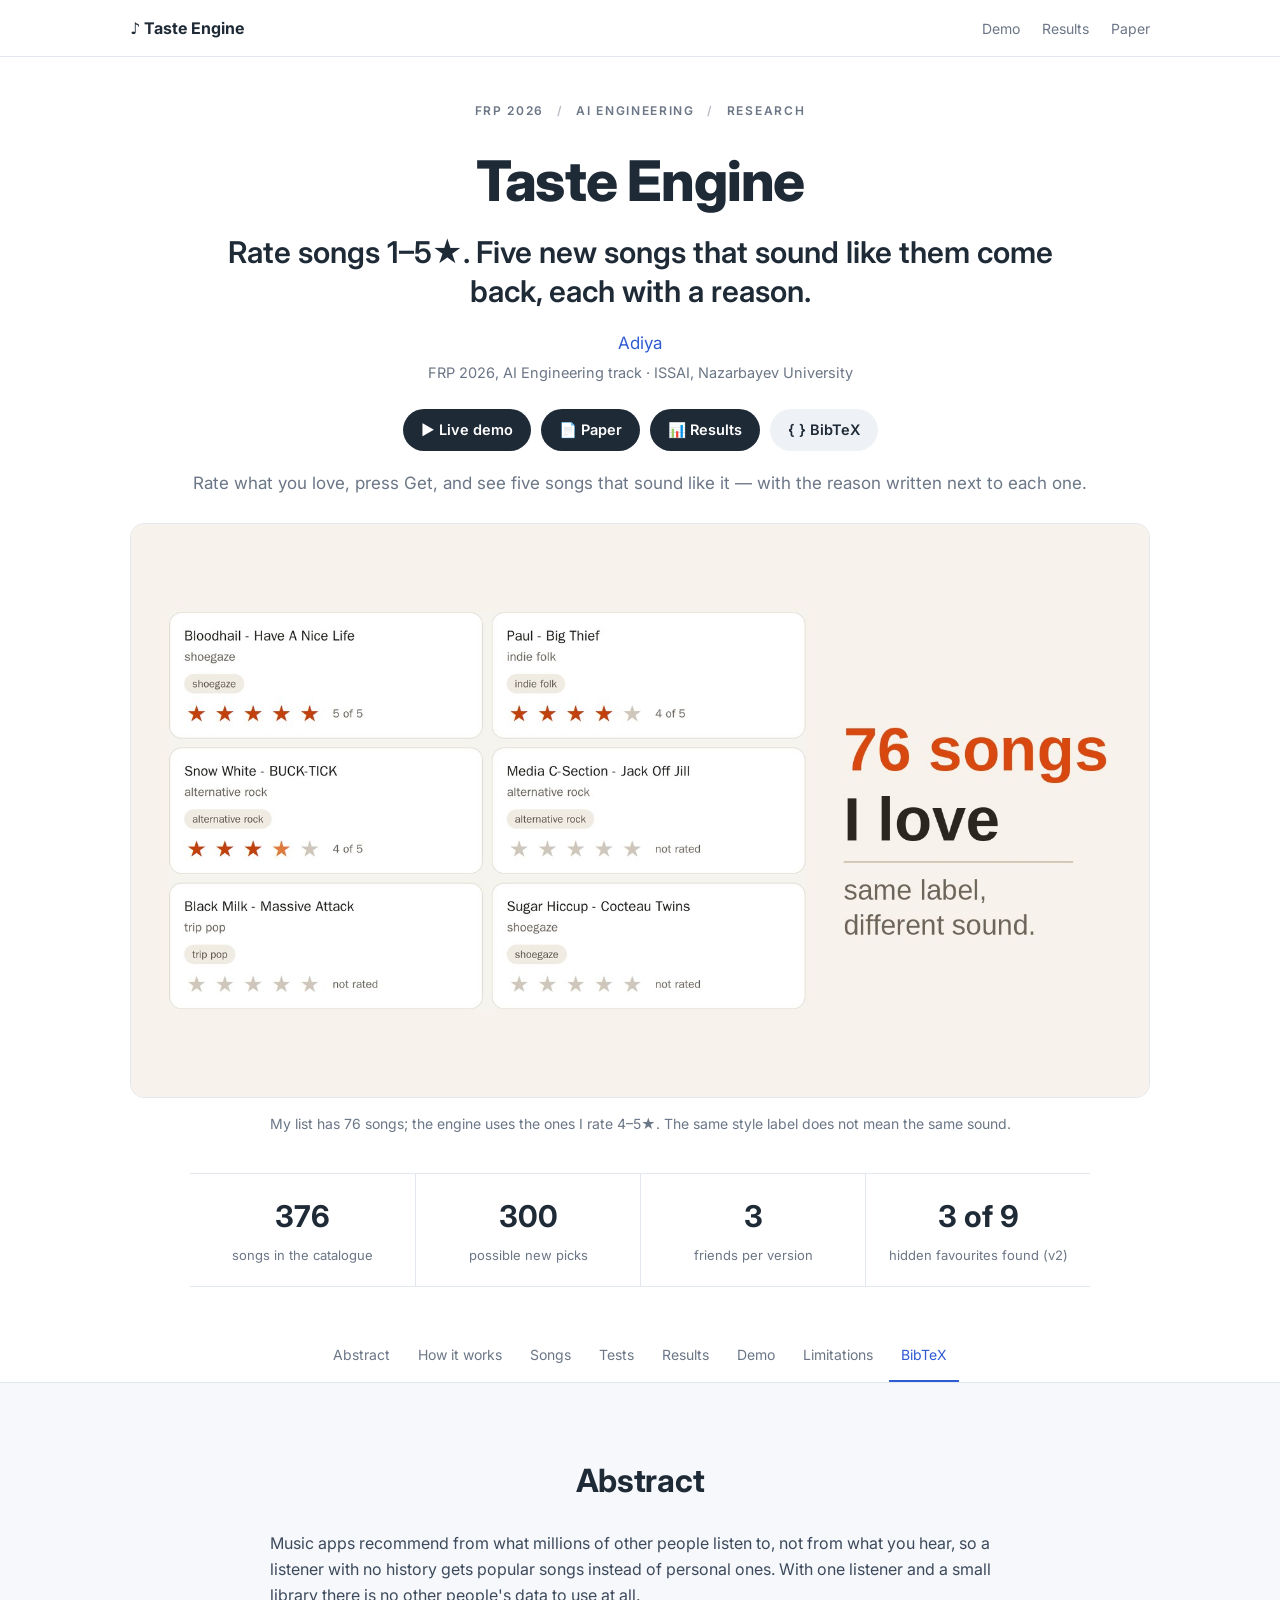
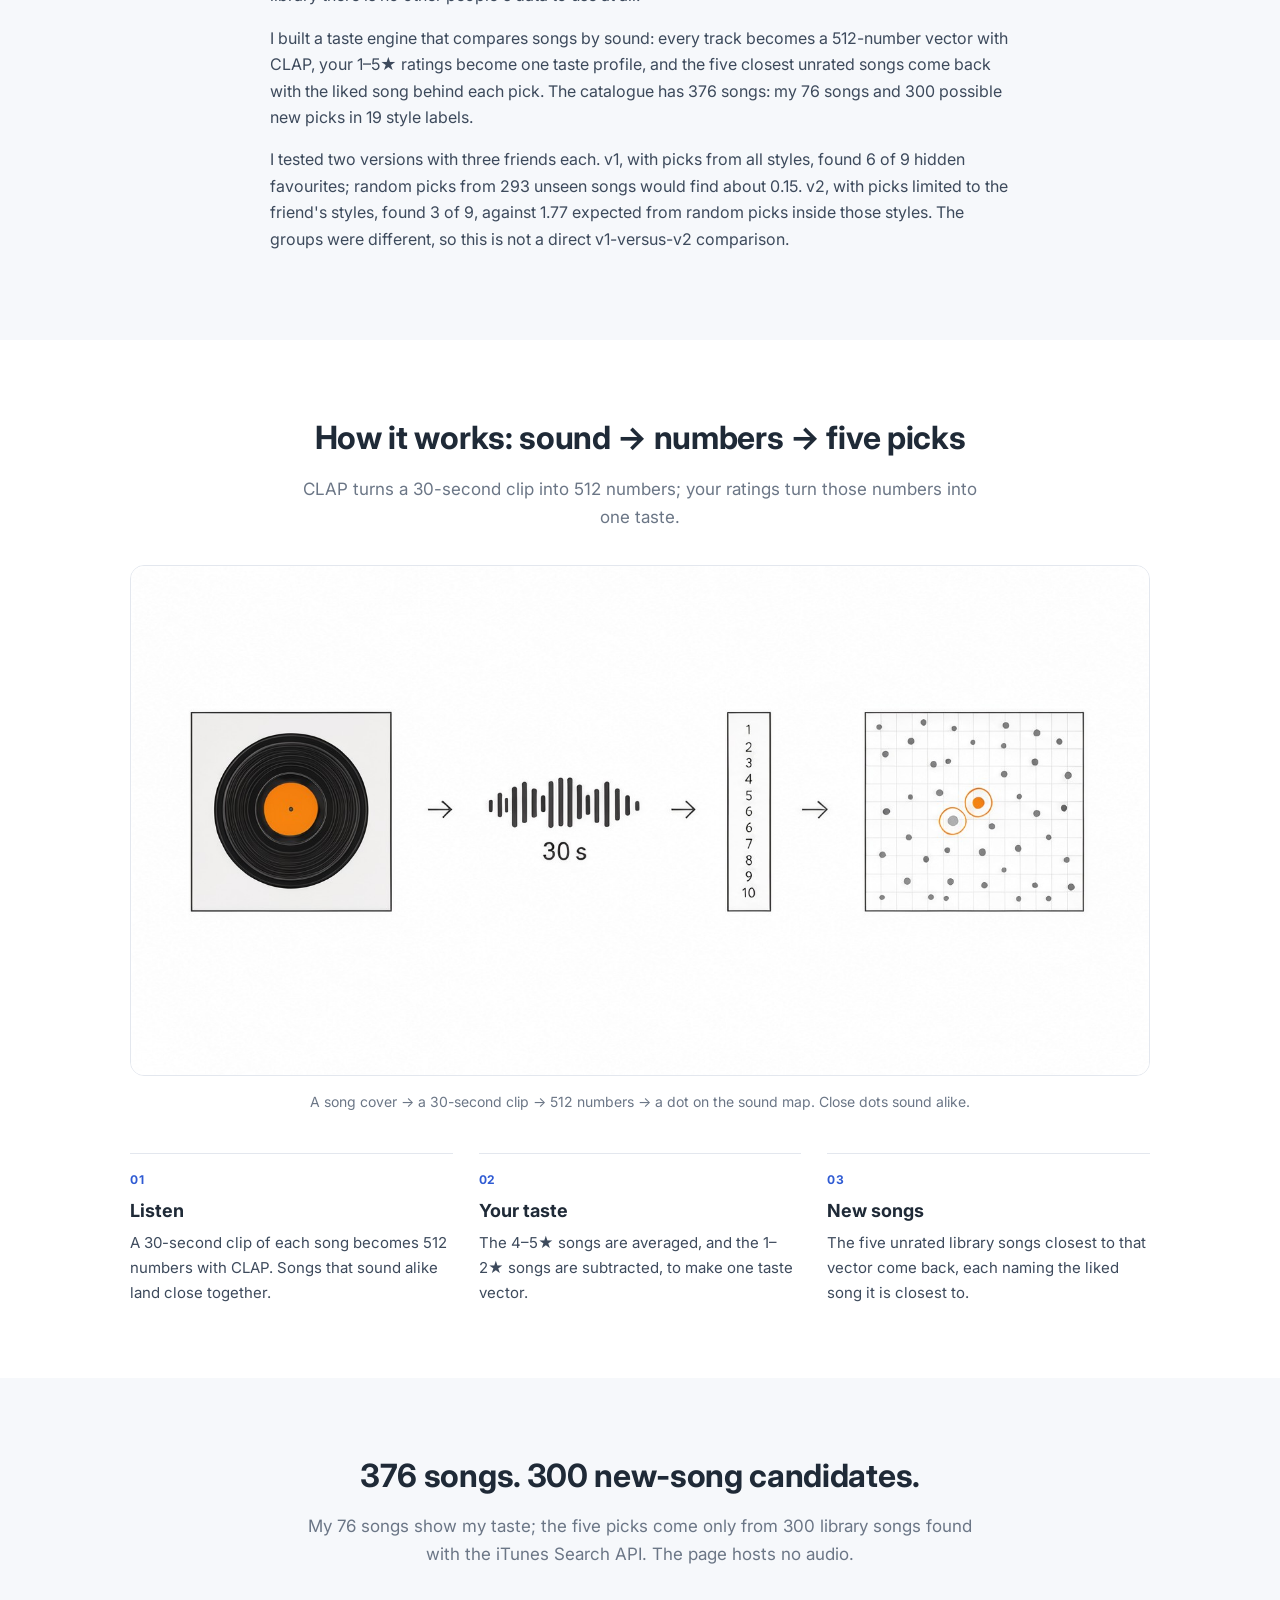
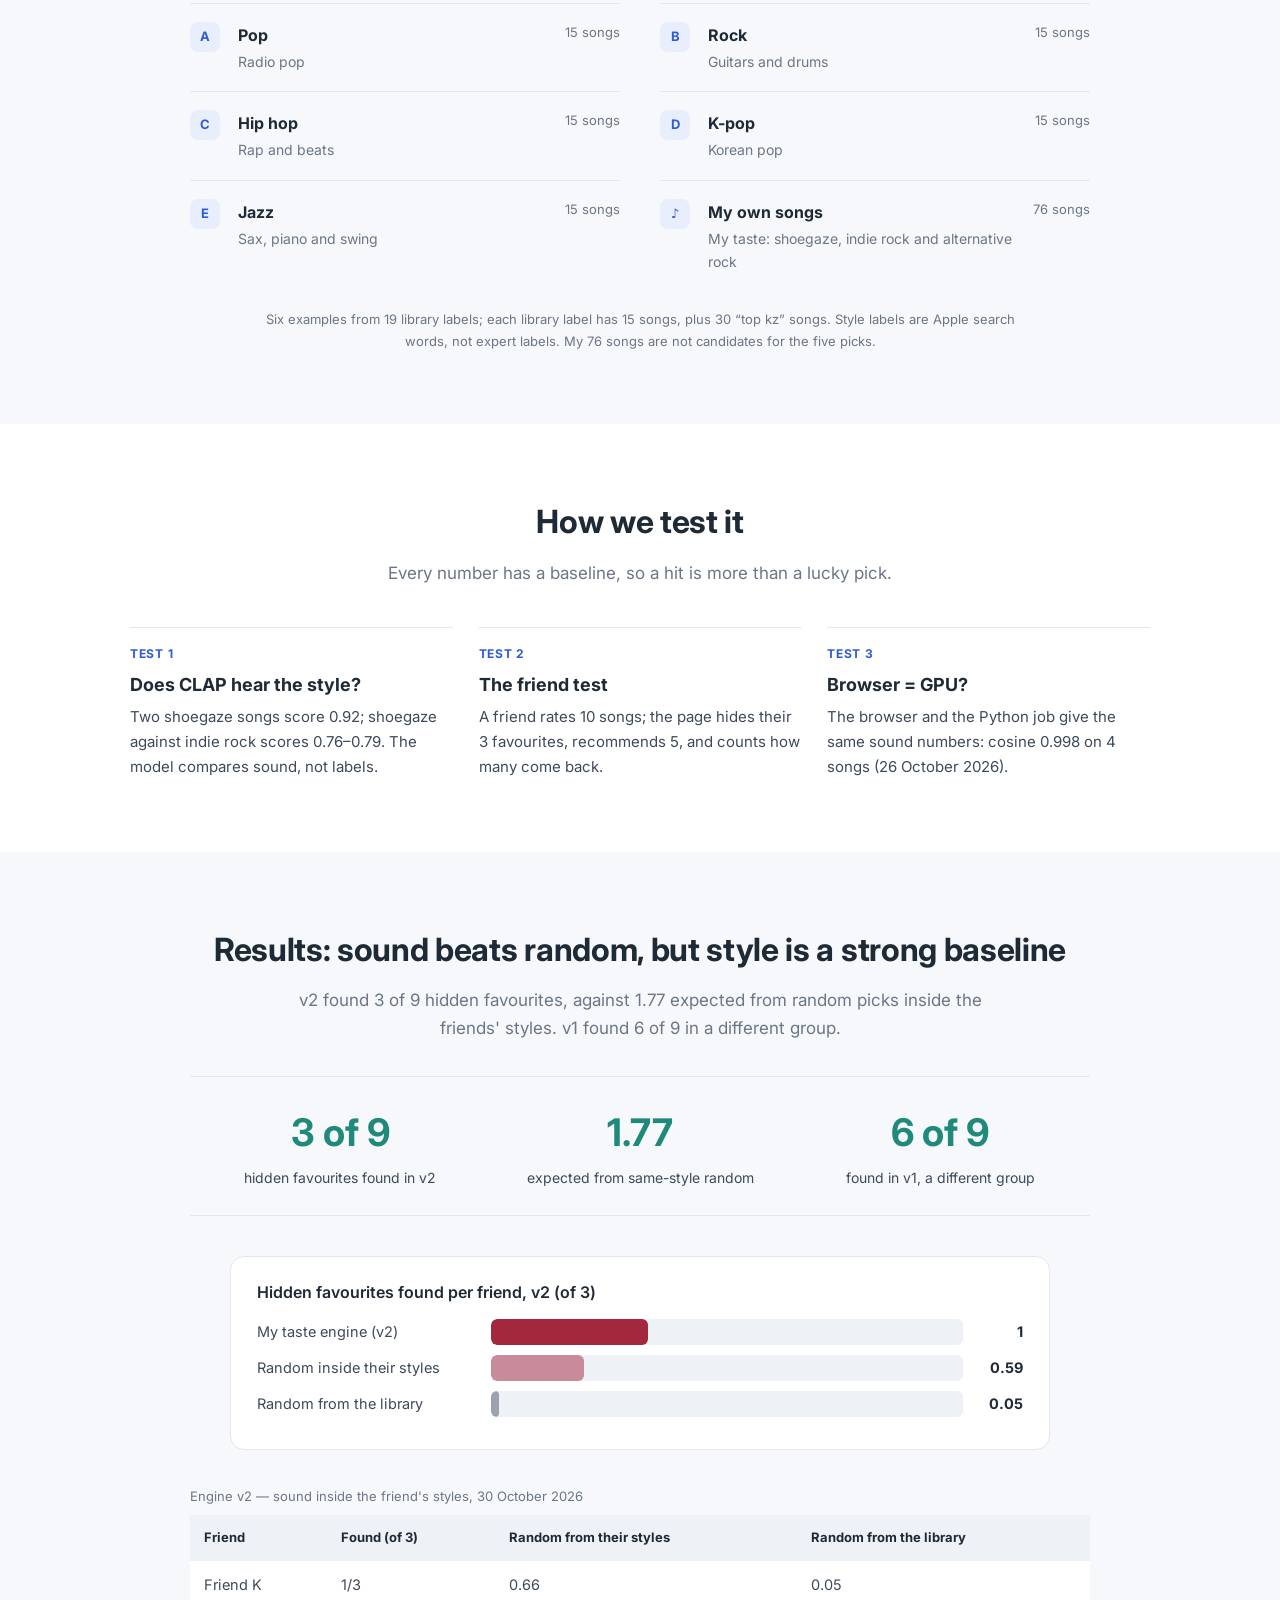
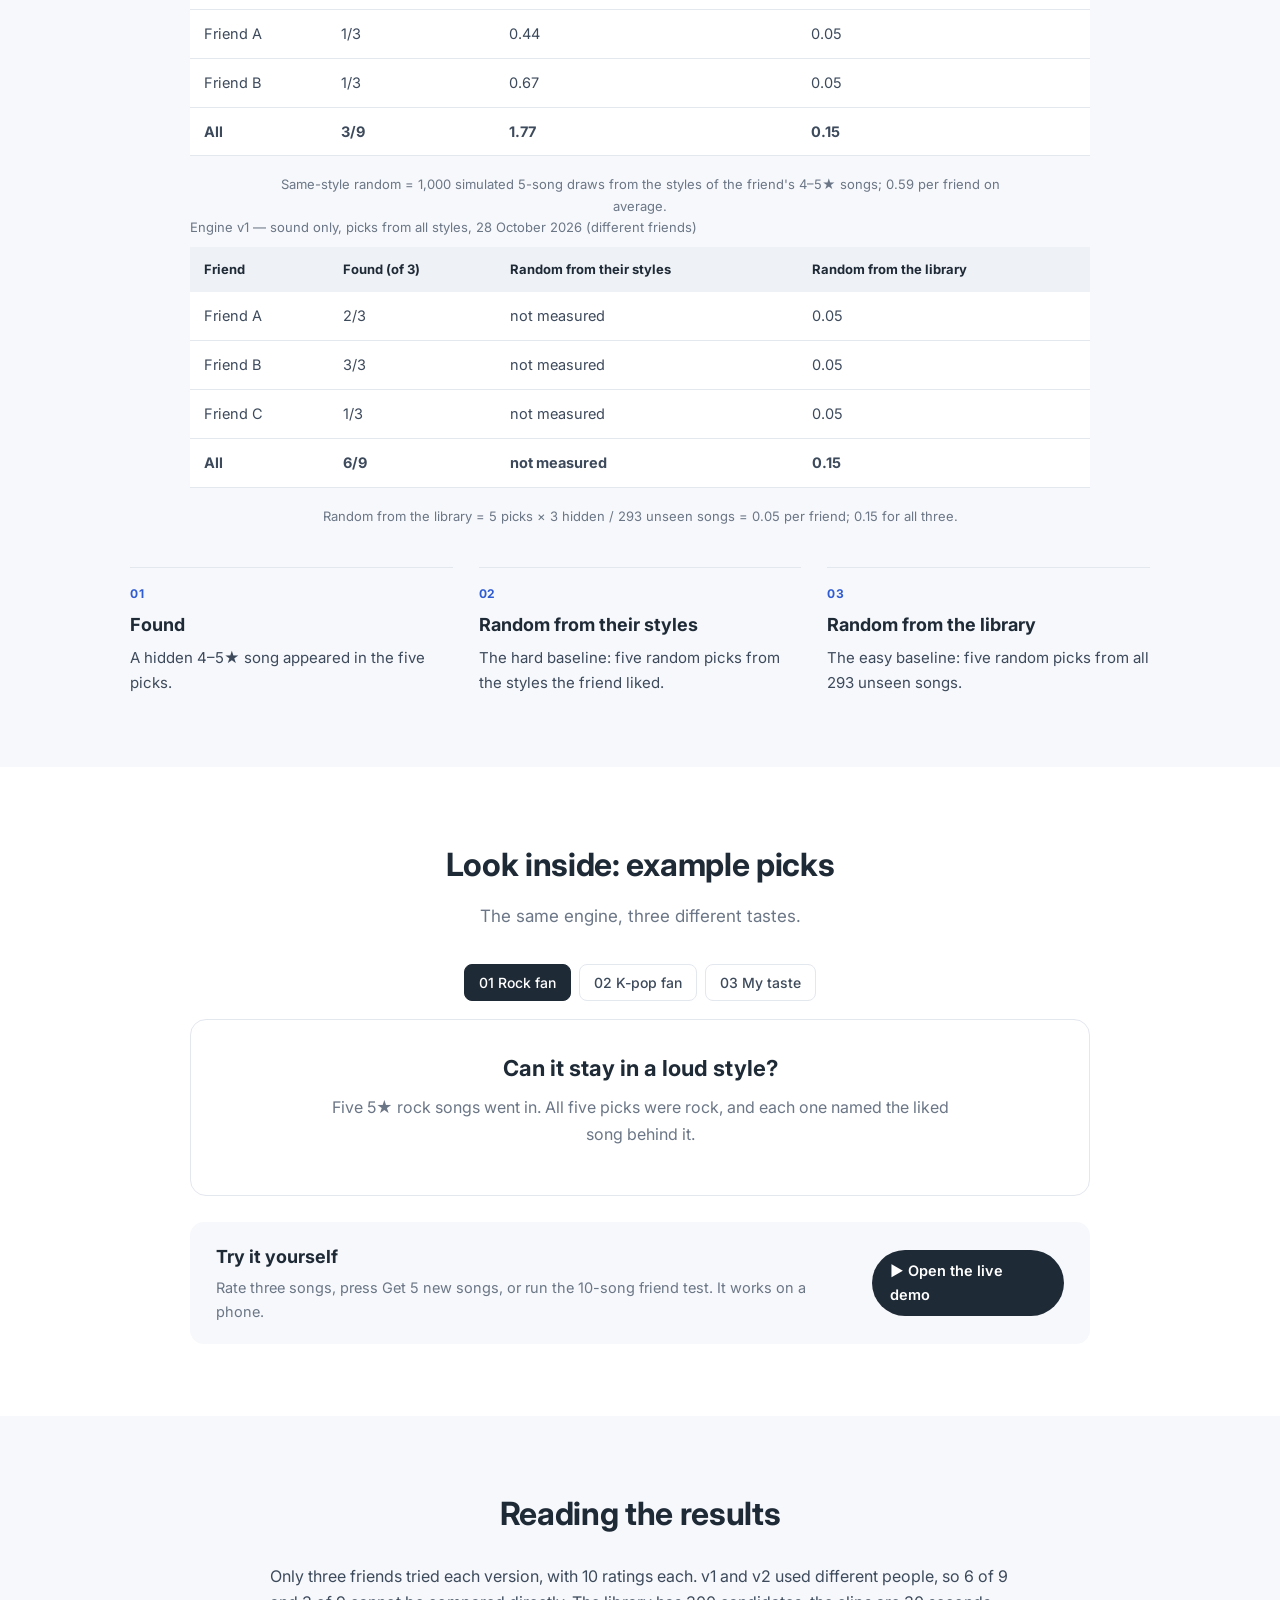
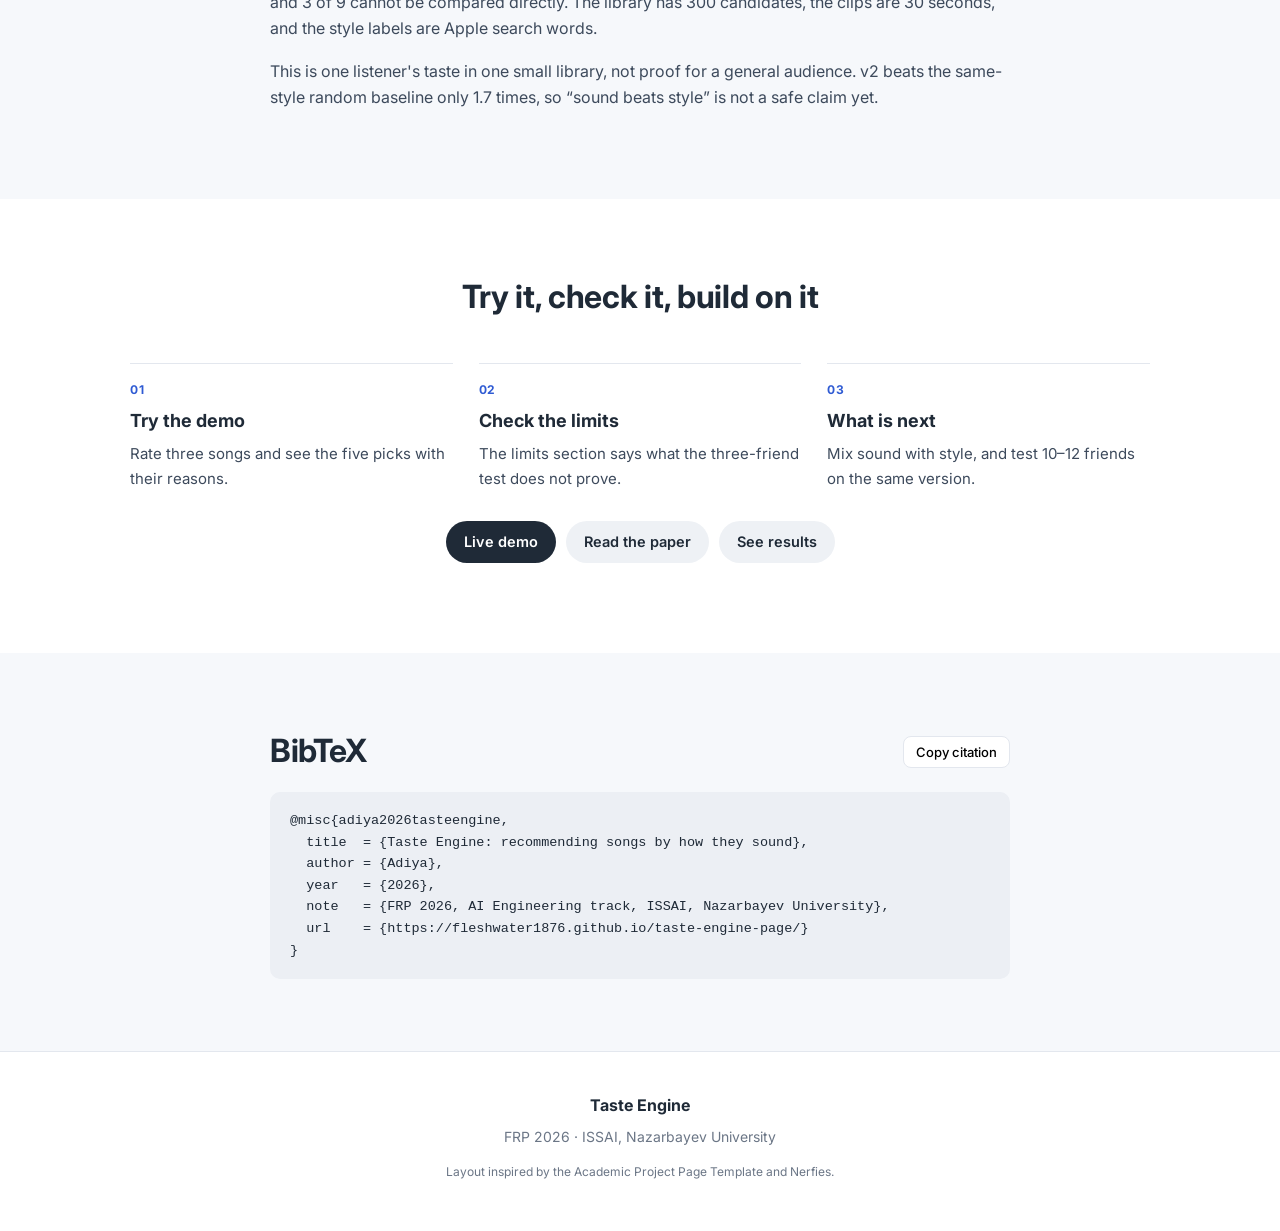
<file: index.html>
<!doctype html>
<!-- Project page for the FRP 2026 taste engine (Adiya).
     Numbers come from results.md and paper_draft.md.
     Public page: no audio files, no real friend names, no keys. -->
<html lang="en">
<head>
<meta charset="utf-8">
<meta name="viewport" content="width=device-width, initial-scale=1">
<title>Taste Engine — FRP 2026</title>
<meta name="description" content="A small music recommender: rate five songs, get five new ones that sound alike, each with one reason.">
<link rel="icon" href="images/favicon.svg" type="image/svg+xml">
<link rel="preconnect" href="https://fonts.googleapis.com">
<link rel="preconnect" href="https://fonts.gstatic.com" crossorigin>
<link href="https://fonts.googleapis.com/css2?family=Inter:wght@400;500;600;700;800&display=swap" rel="stylesheet">
<link rel="stylesheet" href="style.css">
</head>
<body>

<nav class="top">
  <div class="wrap top-in">
    <a class="brand" href="#">♪ Taste Engine</a>
    <div class="top-links"><a href="#demo">Demo</a><a href="#results">Results</a><a href="paper.pdf">Paper</a></div>
  </div>
</nav>

<header class="hero wrap">
  <div class="eyebrow">FRP 2026 <span>/</span> AI Engineering <span>/</span> Research</div>
  <h1>Taste Engine</h1>
  <p class="subtitle">Rate songs 1–5★. Five new songs that sound like them come back, each with a reason.</p>
  <p class="authors"><a href="#abstract">Adiya</a></p>
  <p class="aff">FRP 2026, AI Engineering track · ISSAI, Nazarbayev University</p>
  <div class="buttons">
    <a class="pill" href="demo/">▶ Live demo</a>
    <a class="pill" href="paper.pdf">📄 Paper</a>
    <a class="pill" href="#results">📊 Results</a>
    <a class="pill light" href="#bibtex">{ } BibTeX</a>
  </div>
  <p class="tagline">Rate what you love, press Get, and see five songs that sound like it — with the reason written next to each one.</p>

  <figure class="teaser">
    <img src="images/teaser.jpg" alt="Six song cards with stars, next to 76 songs I love">
    <figcaption>My list has 76 songs; the engine uses the ones I rate 4–5★. The same style label does not mean the same sound.</figcaption>
  </figure>

  <div class="stats">
    <div><b>376</b><span>songs in the catalogue</span></div>
    <div><b>300</b><span>possible new picks</span></div>
    <div><b>3</b><span>friends per version</span></div>
    <div><b>3 of 9</b><span>hidden favourites found (v2)</span></div>
  </div>
</header>

<div class="tabs" id="tabs">
  <div class="wrap tabs-in">
    <a href="#abstract">Abstract</a><a href="#how">How it works</a><a href="#data">Songs</a><a href="#tests">Tests</a>
    <a href="#results">Results</a><a href="#demo">Demo</a><a href="#limits">Limitations</a><a href="#bibtex">BibTeX</a>
  </div>
</div>

<section id="abstract" class="band">
  <div class="narrow">
    <h2>Abstract</h2>
    <p>Music apps recommend from what millions of other people listen to, not from what you hear, so a listener with no history gets popular songs instead of personal ones. With one listener and a small library there is no other people's data to use at all.</p>
    <p>I built a taste engine that compares songs by sound: every track becomes a 512-number vector with CLAP, your 1–5★ ratings become one taste profile, and the five closest unrated songs come back with the liked song behind each pick. The catalogue has 376 songs: my 76 songs and 300 possible new picks in 19 style labels.</p>
    <p>I tested two versions with three friends each. v1, with picks from all styles, found 6 of 9 hidden favourites; random picks from 293 unseen songs would find about 0.15. v2, with picks limited to the friend's styles, found 3 of 9, against 1.77 expected from random picks inside those styles. The groups were different, so this is not a direct v1-versus-v2 comparison.</p>
  </div>
</section>

<section id="how">
  <div class="wrap">
    <h2>How it works: sound → numbers → five picks</h2>
    <p class="lead">CLAP turns a 30-second clip into 512 numbers; your ratings turn those numbers into one taste.</p>
    <figure class="wide">
      <img src="images/overview.jpg" alt="A song cover, a 30-second clip, 512 numbers and a dot on a sound map">
      <figcaption>A song cover → a 30-second clip → 512 numbers → a dot on the sound map. Close dots sound alike.</figcaption>
    </figure>
    <div class="cols3">
      <div class="col"><div class="num">01</div><h3>Listen</h3><p>A 30-second clip of each song becomes 512 numbers with CLAP. Songs that sound alike land close together.</p></div>
      <div class="col"><div class="num">02</div><h3>Your taste</h3><p>The 4–5★ songs are averaged, and the 1–2★ songs are subtracted, to make one taste vector.</p></div>
      <div class="col"><div class="num">03</div><h3>New songs</h3><p>The five unrated library songs closest to that vector come back, each naming the liked song it is closest to.</p></div>
    </div>
  </div>
</section>

<section id="data" class="band">
  <div class="wrap">
    <h2>376 songs. 300 new-song candidates.</h2>
    <p class="lead">My 76 songs show my taste; the five picks come only from 300 library songs found with the iTunes Search API. The page hosts no audio.</p>
    <div class="grid2">
      <div class="cat"><span class="ic">A</span><div><h4>Pop</h4><p>Radio pop</p></div><em>15 songs</em></div>
      <div class="cat"><span class="ic">B</span><div><h4>Rock</h4><p>Guitars and drums</p></div><em>15 songs</em></div>
      <div class="cat"><span class="ic">C</span><div><h4>Hip hop</h4><p>Rap and beats</p></div><em>15 songs</em></div>
      <div class="cat"><span class="ic">D</span><div><h4>K-pop</h4><p>Korean pop</p></div><em>15 songs</em></div>
      <div class="cat"><span class="ic">E</span><div><h4>Jazz</h4><p>Sax, piano and swing</p></div><em>15 songs</em></div>
      <div class="cat"><span class="ic">♪</span><div><h4>My own songs</h4><p>My taste: shoegaze, indie rock and alternative rock</p></div><em>76 songs</em></div>
    </div>
    <p class="note">Six examples from 19 library labels; each library label has 15 songs, plus 30 “top kz” songs. Style labels are Apple search words, not expert labels. My 76 songs are not candidates for the five picks.</p>
  </div>
</section>

<section id="tests">
  <div class="wrap">
    <h2>How we test it</h2>
    <p class="lead">Every number has a baseline, so a hit is more than a lucky pick.</p>
    <div class="cols3">
      <div class="col"><div class="num">TEST 1</div><h3>Does CLAP hear the style?</h3><p>Two shoegaze songs score 0.92; shoegaze against indie rock scores 0.76–0.79. The model compares sound, not labels.</p></div>
      <div class="col"><div class="num">TEST 2</div><h3>The friend test</h3><p>A friend rates 10 songs; the page hides their 3 favourites, recommends 5, and counts how many come back.</p></div>
      <div class="col"><div class="num">TEST 3</div><h3>Browser = GPU?</h3><p>The browser and the Python job give the same sound numbers: cosine 0.998 on 4 songs (26 October 2026).</p></div>
    </div>
  </div>
</section>

<section id="results" class="band">
  <div class="wrap">
    <h2>Results: sound beats random, but style is a strong baseline</h2>
    <p class="lead">v2 found 3 of 9 hidden favourites, against 1.77 expected from random picks inside the friends' styles. v1 found 6 of 9 in a different group.</p>
    <div class="keys">
      <div><b>3 of 9</b><span>hidden favourites found in v2</span></div>
      <div><b>1.77</b><span>expected from same-style random</span></div>
      <div><b>6 of 9</b><span>found in v1, a different group</span></div>
    </div>

    <div class="chart" id="chart" aria-label="Bar chart">
      <div class="chart-title">Hidden favourites found per friend, v2 (of 3)</div>
      <!-- the bars are made from CHART at the bottom of this file -->
    </div>

    <div class="tablewrap">
      <div class="table-cap">Engine v2 — sound inside the friend's styles, 30 October 2026</div>
      <table>
        <thead><tr><th>Friend</th><th>Found (of 3)</th><th>Random from their styles</th><th>Random from the library</th></tr></thead>
        <tbody>
          <tr><td>Friend K</td><td>1/3</td><td>0.66</td><td>0.05</td></tr>
          <tr><td>Friend A</td><td>1/3</td><td>0.44</td><td>0.05</td></tr>
          <tr><td>Friend B</td><td>1/3</td><td>0.67</td><td>0.05</td></tr>
          <tr class="total"><td>All</td><td>3/9</td><td>1.77</td><td>0.15</td></tr>
        </tbody>
      </table>
      <p class="note">Same-style random = 1,000 simulated 5-song draws from the styles of the friend's 4–5★ songs; 0.59 per friend on average.</p>
    </div>

    <div class="tablewrap">
      <div class="table-cap">Engine v1 — sound only, picks from all styles, 28 October 2026 (different friends)</div>
      <table>
        <thead><tr><th>Friend</th><th>Found (of 3)</th><th>Random from their styles</th><th>Random from the library</th></tr></thead>
        <tbody>
          <tr><td>Friend A</td><td>2/3</td><td>not measured</td><td>0.05</td></tr>
          <tr><td>Friend B</td><td>3/3</td><td>not measured</td><td>0.05</td></tr>
          <tr><td>Friend C</td><td>1/3</td><td>not measured</td><td>0.05</td></tr>
          <tr class="total"><td>All</td><td>6/9</td><td>not measured</td><td>0.15</td></tr>
        </tbody>
      </table>
      <p class="note">Random from the library = 5 picks × 3 hidden / 293 unseen songs = 0.05 per friend; 0.15 for all three.</p>
    </div>

    <div class="cols3">
      <div class="col"><div class="num">01</div><h3>Found</h3><p>A hidden 4–5★ song appeared in the five picks.</p></div>
      <div class="col"><div class="num">02</div><h3>Random from their styles</h3><p>The hard baseline: five random picks from the styles the friend liked.</p></div>
      <div class="col"><div class="num">03</div><h3>Random from the library</h3><p>The easy baseline: five random picks from all 293 unseen songs.</p></div>
    </div>
  </div>
</section>

<section id="demo">
  <div class="wrap">
    <h2>Look inside: example picks</h2>
    <p class="lead">The same engine, three different tastes.</p>
    <div class="case-tabs" role="tablist">
      <button class="on" data-case="0">01 Rock fan</button>
      <button data-case="1">02 K-pop fan</button>
      <button data-case="2">03 My taste</button>
    </div>
    <div class="case">
      <div class="case-panel on"><h3>Can it stay in a loud style?</h3><p>Five 5★ rock songs went in. All five picks were rock, and each one named the liked song behind it.</p></div>
      <div class="case-panel"><h3>Does a different style still work?</h3><p>Five 5★ K-pop songs went in. All five picks were K-pop, so the engine was not stuck on one genre.</p></div>
      <div class="case-panel"><h3>What does my own taste look like?</h3><p>My 76 songs include shoegaze and indie rock. With Bloodhail at 5★, the page returned five library songs, each with a reason.</p></div>
    </div>
    <div class="demo-box">
      <div><h3>Try it yourself</h3><p>Rate three songs, press Get 5 new songs, or run the 10-song friend test. It works on a phone.</p></div>
      <a class="pill" href="demo/">▶ Open the live demo</a>
    </div>
  </div>
</section>

<section id="limits" class="band">
  <div class="narrow">
    <h2>Reading the results</h2>
    <p>Only three friends tried each version, with 10 ratings each. v1 and v2 used different people, so 6 of 9 and 3 of 9 cannot be compared directly. The library has 300 candidates, the clips are 30 seconds, and the style labels are Apple search words.</p>
    <p>This is one listener's taste in one small library, not proof for a general audience. v2 beats the same-style random baseline only 1.7 times, so “sound beats style” is not a safe claim yet.</p>
  </div>
</section>

<section id="next">
  <div class="wrap">
    <h2>Try it, check it, build on it</h2>
    <div class="cols3">
      <div class="col"><div class="num">01</div><h3>Try the demo</h3><p>Rate three songs and see the five picks with their reasons.</p></div>
      <div class="col"><div class="num">02</div><h3>Check the limits</h3><p>The limits section says what the three-friend test does not prove.</p></div>
      <div class="col"><div class="num">03</div><h3>What is next</h3><p>Mix sound with style, and test 10–12 friends on the same version.</p></div>
    </div>
    <div class="buttons center"><a class="pill" href="demo/">Live demo</a><a class="pill light" href="paper.pdf">Read the paper</a><a class="pill light" href="#results">See results</a></div>
  </div>
</section>

<section id="bibtex" class="band">
  <div class="narrow">
    <div class="bib-head"><h2>BibTeX</h2><button id="copy">Copy citation</button></div>
<pre id="bib">@misc{adiya2026tasteengine,
  title  = {Taste Engine: recommending songs by how they sound},
  author = {Adiya},
  year   = {2026},
  note   = {FRP 2026, AI Engineering track, ISSAI, Nazarbayev University},
  url    = {https://fleshwater1876.github.io/taste-engine-page/}
}</pre>
  </div>
</section>

<footer>
  <b>Taste Engine</b>
  <p>FRP 2026 · ISSAI, Nazarbayev University</p>
  <p class="small">Layout inspired by the Academic Project Page Template and Nerfies.</p>
</footer>

<script>
// The bar chart: put your numbers here (value = average found per friend, of 3). null = not measured yet (shows X).
const CHART = [
  { label: "My taste engine (v2)", value: 1.0, color: "#A3283D" },
  { label: "Random inside their styles", value: 0.59, color: "#C98B99" },
  { label: "Random from the library", value: 0.05, color: "#9AA3AE" },
];
const MAX = 3;
const chart = document.getElementById("chart");
CHART.forEach(row => {
  const r = document.createElement("div"); r.className = "bar-row";
  const w = row.value === null ? 0 : Math.max(1, 100 * row.value / MAX);
  r.innerHTML = `<span class="bar-label">${row.label}</span>
    <span class="bar-track"><span class="bar" style="width:${w}%;background:${row.color}"></span></span>
    <span class="bar-val">${row.value === null ? "X" : row.value}</span>`;
  chart.appendChild(r);
});

// Example tabs
document.querySelectorAll(".case-tabs button").forEach(b => b.onclick = () => {
  document.querySelectorAll(".case-tabs button").forEach(x => x.classList.toggle("on", x === b));
  document.querySelectorAll(".case-panel").forEach((p, i) => p.classList.toggle("on", i == b.dataset.case));
});

// Copy citation
document.getElementById("copy").onclick = async e => {
  try { await navigator.clipboard.writeText(document.getElementById("bib").innerText); e.target.textContent = "Copied ✓"; }
  catch { e.target.textContent = "Select and copy"; }
};

// Highlight the section in the menu while you scroll
const links = [...document.querySelectorAll(".tabs a")];
const io = new IntersectionObserver(es => es.forEach(en => {
  if (en.isIntersecting) links.forEach(a => a.classList.toggle("on", a.getAttribute("href") === "#" + en.target.id));
}), { rootMargin: "-45% 0px -50% 0px" });
document.querySelectorAll("section[id]").forEach(s => io.observe(s));
</script>
</body>
</html>
</file>
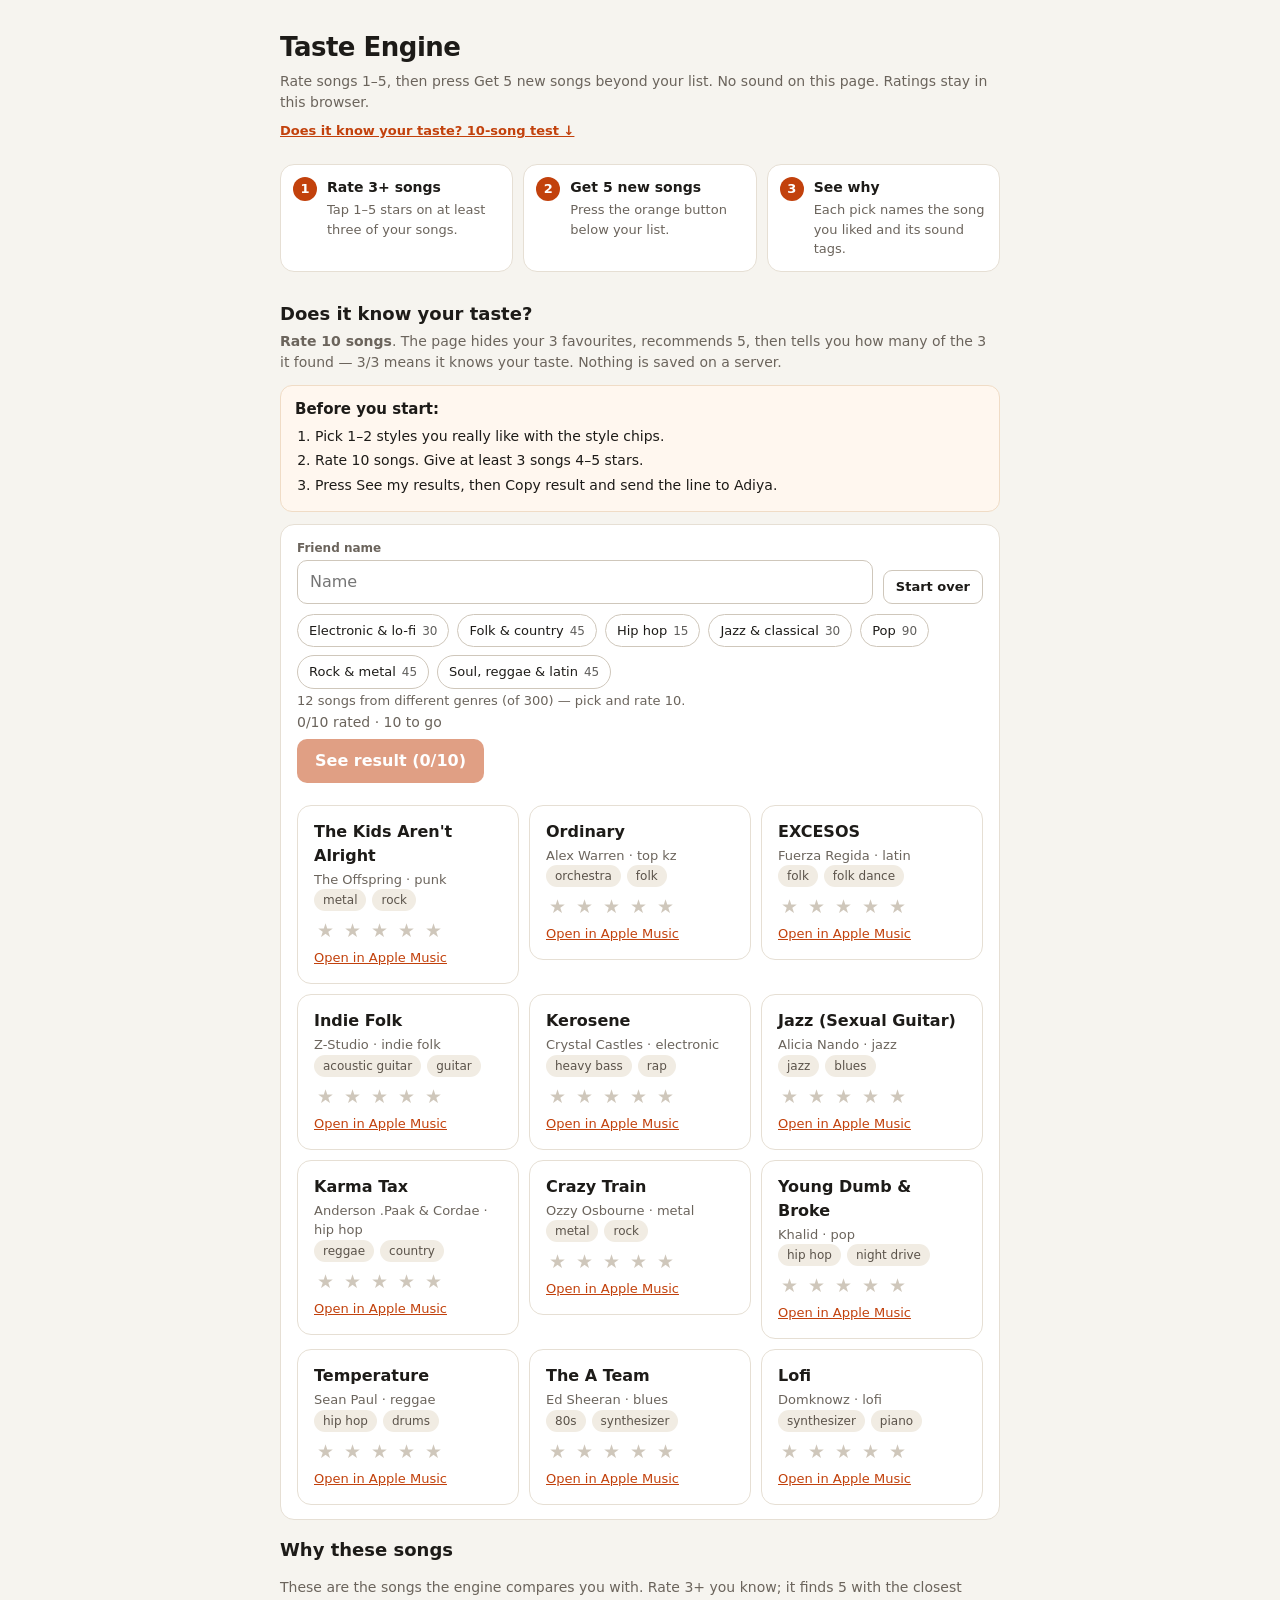
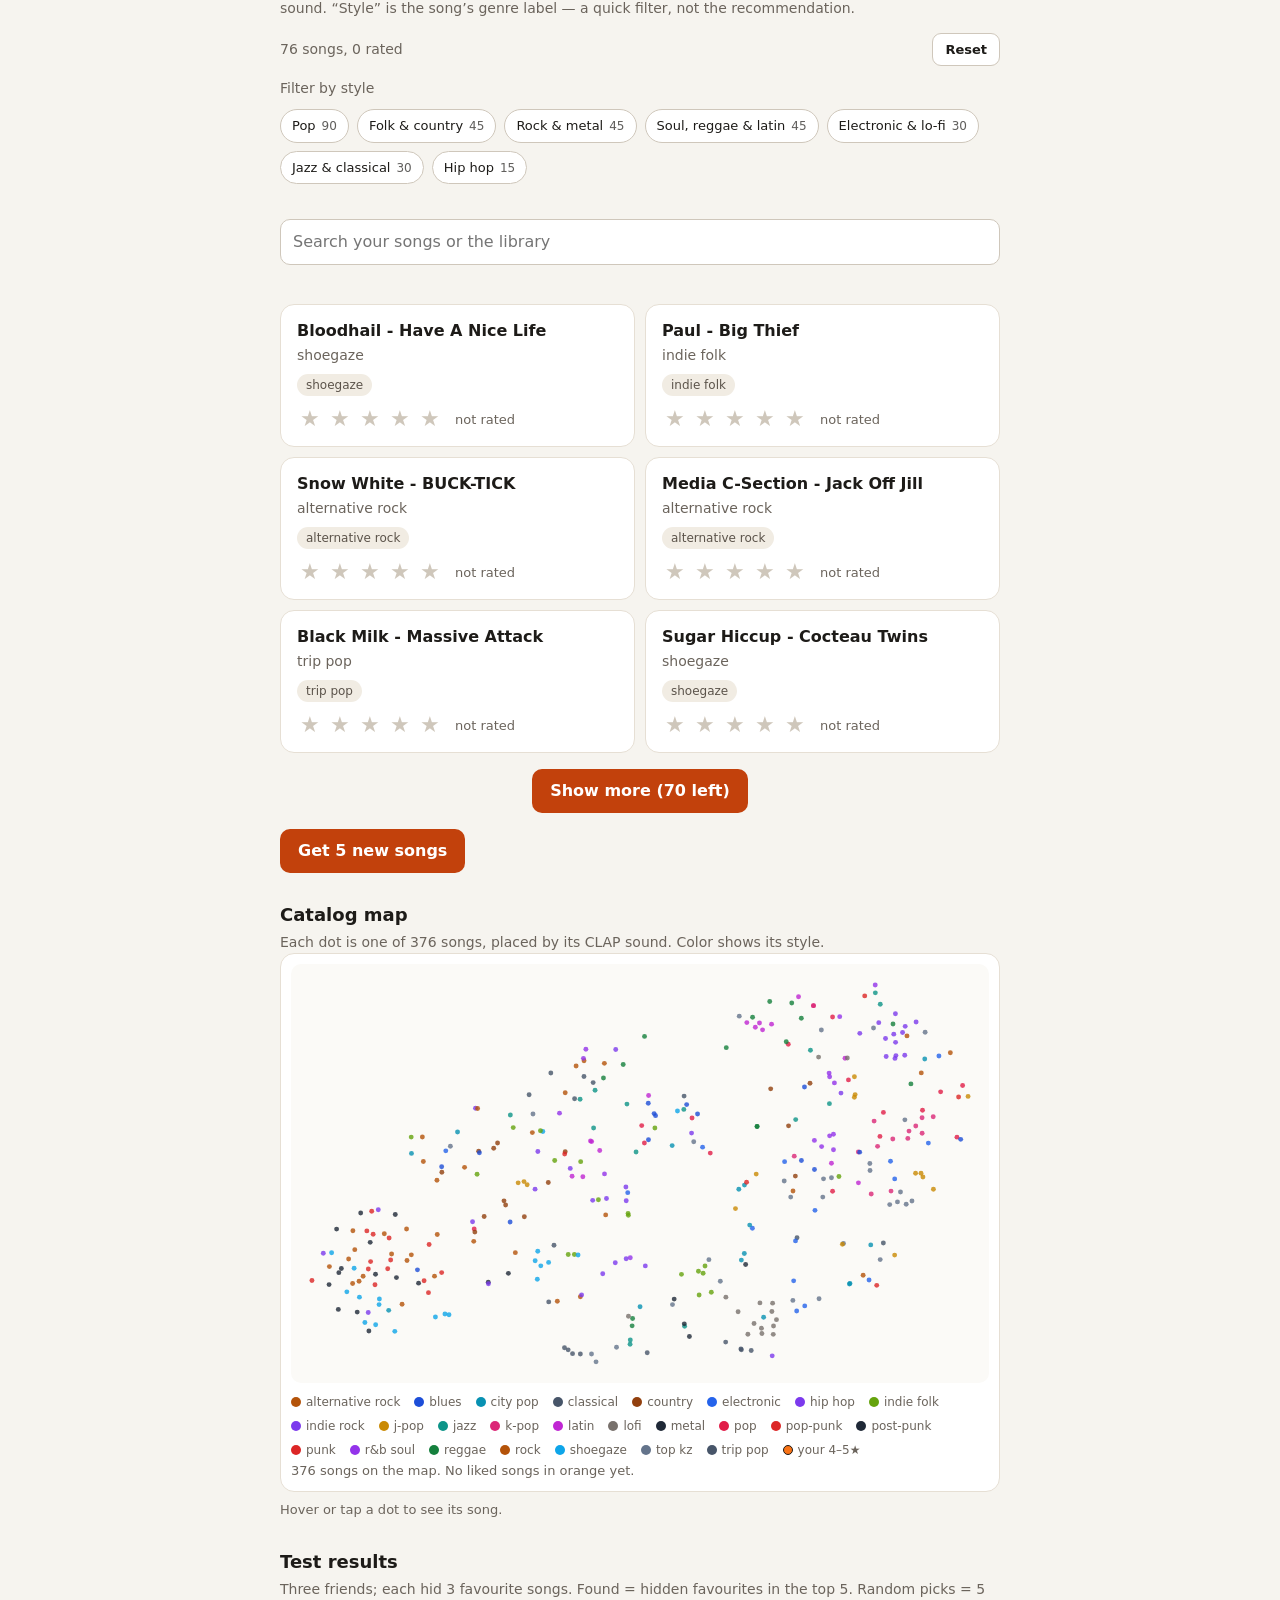
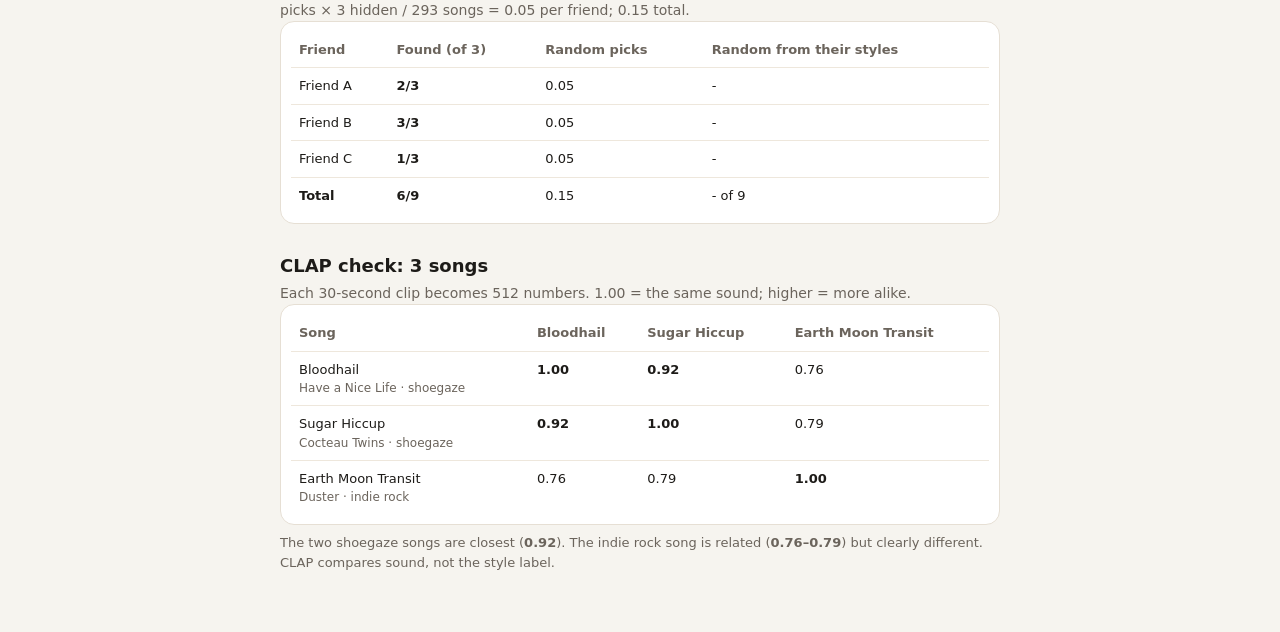
<file: demo/index.html>
<!DOCTYPE html>
<html lang="en">
<head>
<meta charset="utf-8">
<meta name="viewport" content="width=device-width, initial-scale=1">
<title>Taste Engine</title>
<style>
  :root { --bg:#f6f4ef; --ink:#1d1b18; --muted:#6b645c; --card:#fff; --accent:#c2410c; }
  * { box-sizing: border-box; }
  body { margin:0; font:16px/1.5 system-ui, -apple-system, Segoe UI, Roboto, sans-serif; background:var(--bg); color:var(--ink); }
  header { padding:28px 20px 10px; max-width:760px; margin:0 auto; }
  h1 { margin:0 0 4px; font-size:26px; letter-spacing:-0.5px; }
  .sub { color:var(--muted); font-size:14px; }
  .friend-jump { display:inline-block; margin-top:8px; color:var(--accent); font-size:13px; font-weight:600; }
  .steps { counter-reset:step; list-style:none; display:grid; grid-template-columns:repeat(3,minmax(0,1fr)); gap:10px; margin:0 0 16px; padding:0; }
  .steps li { position:relative; background:var(--card); border:1px solid #e6dfd4; border-radius:14px; padding:12px 14px 12px 46px; color:var(--muted); font-size:13px; }
  .steps li::before { counter-increment:step; content:counter(step); position:absolute; left:12px; top:12px; width:24px; height:24px; border-radius:50%; background:var(--accent); color:#fff; font:600 13px/24px system-ui, -apple-system, Segoe UI, Roboto, sans-serif; text-align:center; }
  .steps strong { display:block; color:var(--ink); font-size:14px; margin-bottom:2px; }
  .list-intro { margin:16px 0 6px; }
  .list-top { display:flex; align-items:center; justify-content:space-between; gap:10px; }
  .card-search { margin-top:12px; }
  .card-search input { width:100%; border:1px solid #cfc7bb; background:var(--card); border-radius:10px; padding:10px 12px; font:inherit; }
  .card-search input:focus { outline:2px solid #e07b3c; outline-offset:1px; }
  #style-section { margin:0 0 14px; }
  #style-section h2 { font-size:18px; margin:0 0 2px; }
  .style-picker { display:flex; flex-wrap:wrap; gap:8px; margin-top:10px; }
  .style-chip { background:var(--card); border:1px solid #cfc7bb; border-radius:999px; padding:6px 11px; font:inherit; font-size:13px; color:var(--ink); cursor:pointer; }
  .style-chip:hover:not(:disabled) { border-color:var(--accent); color:var(--accent); }
  .style-chip.on { background:var(--accent); border-color:var(--accent); color:#fff; }
  .style-chip:disabled { opacity:0.45; cursor:default; }
  .style-count { opacity:0.7; margin-left:6px; font-size:12px; }
  #style-note { min-height:21px; }
  #search-note { min-height:21px; }
  #friend-section { margin-top:28px; }
  #friend-section h2 { font-size:18px; margin:0 0 4px; }
  .friend-box { background:var(--card); border:1px solid #e6dfd4; border-radius:14px; padding:14px 16px; }
  .friend-top { display:flex; flex-wrap:wrap; align-items:flex-end; justify-content:space-between; gap:10px; }
  .friend-name { flex:1; min-width:180px; }
  .friend-name label { display:block; color:var(--muted); font-size:12px; font-weight:600; margin-bottom:3px; }
  .friend-input { width:100%; border:1px solid #cfc7bb; background:var(--card); border-radius:10px; padding:9px 12px; font:inherit; }
  .friend-input:focus { outline:2px solid #e07b3c; outline-offset:1px; }
  .friend-search { margin-top:10px; }
  #friend-styles { margin-top:10px; }
  #friend-note { min-height:21px; }
  #friend-progress { min-height:21px; }
  #friend-submit { margin:6px 0 12px; }
  #friend-submit:disabled { opacity:.5; cursor:default; }
  #friend-results ul { margin-top:10px; }
  #friend-results .stars { margin-top:5px; }
  #friend-results .star { font-size:19px; }
  .friend-clear { background:none; border:0; color:var(--muted); font:inherit; font-size:12px; text-decoration:underline; cursor:pointer; padding:2px 4px; }
  .friend-clear:hover { color:var(--accent); }
  #friend-result { margin-top:10px; }
  #friend-result h3 { font-size:17px; margin:8px 0 2px; }
  .friend-hit { font-size:22px; font-weight:700; margin:8px 0 2px; }
  .friend-before { background:#fff7ef; border:1px solid #f0dcc6; border-radius:12px; padding:12px 14px; margin:12px 0; }
  .friend-before strong { display:block; font-size:15px; margin-bottom:6px; }
  .friend-before ol { margin:0; padding-left:20px; font-size:14px; line-height:1.45; }
  .friend-before li { margin:4px 0; }
  .friend-rows { display:grid; gap:6px; margin:10px 0 2px; }
  .friend-row { display:grid; grid-template-columns:minmax(0,1fr) auto 64px; align-items:center; gap:12px;
    background:#fbfaf7; border:1px solid #e6dfd4; border-radius:12px; padding:12px 14px; }
  .friend-row.no-circles { grid-template-columns:minmax(0,1fr) 64px; }
  .friend-row .row-name { font-size:15px; }
  .friend-row .row-value { font-size:20px; text-align:right; }
  .friend-row .row-note { grid-column:1 / -1; font-size:13px; color:var(--muted); margin-top:-2px; }
  .circles { display:flex; gap:6px; }
  .circle { width:24px; height:24px; border-radius:50%; border:2px solid #cfc7bb; background:#fff; }
  .circle.engine { border-color:#e07b3c; }
  .friend-map { margin:14px 0 4px; }
  .friend-map-title { font-weight:600; font-size:15px; margin-bottom:6px; }
  .friend-map svg { width:100%; max-width:340px; height:auto; display:block; background:#fff;
    border:1px solid #e6dfd4; border-radius:12px; }
  .friend-map-legend { display:flex; flex-wrap:wrap; gap:4px 14px; font-size:12px; color:var(--muted); margin-top:6px; }
  .friend-map-legend span { white-space:nowrap; }
  .friend-map-legend i { display:inline-block; width:10px; height:10px; margin:0 5px 0 0; vertical-align:-1px; }
  .friend-map-legend i.dot { border-radius:50%; background:#c9c2b6; }
  .friend-map-legend i.liked { border-radius:50%; background:#e07b3c; }
  .friend-map-legend i.hidden { color:#2b6cb0; font-style:normal; width:auto; font-size:13px; line-height:10px; }
  .friend-map-legend i.pick { border-radius:50%; border:2px solid #d64545; background:none; }
  .friend-badge { display:inline-block; margin-top:8px; background:#e9f7ec; color:#1e7a34; border:1px solid #b7e0bf;
    border-radius:999px; padding:6px 12px; font-size:13px; font-weight:600; }
  .friend-hidden { margin-top:14px; border-top:1px solid #e6dfd4; padding-top:12px; }
  .friend-hidden h4, .friend-picks-title { font-size:15px; margin:14px 0 4px; }
  .friend-hidden ul { grid-template-columns:repeat(3,minmax(0,1fr)); align-items:start; }
  .friend-hidden .pick { background:#fbfaf7; }
  .friend-hidden .rating { margin-left:0; min-width:0; }
  .cover-wrap { position:relative; margin-bottom:6px; }
  .cover { width:100%; aspect-ratio:1; border-radius:8px; object-fit:cover; display:block; background:#efe7da; }
  .cover.none { display:flex; align-items:center; justify-content:center; font-size:30px; color:#9c9284; background:#e7ded0; }
  .cover-badge { position:absolute; top:6px; right:6px; width:24px; height:24px; border-radius:50%; display:flex;
    align-items:center; justify-content:center; font-size:14px; font-weight:700; color:#fff; }
  .cover-badge.found { background:#2f9e44; }
  .cover-badge.missing { background:#8c8377; }
  .friend-status-row { display:flex; flex-wrap:wrap; align-items:center; gap:8px; margin-top:6px; }
  .friend-status { font-size:12px; font-weight:600; border-radius:999px; padding:2px 9px; }
  .friend-status.found { background:#e8f5e9; color:#1b5e20; }
  .friend-status.missing { background:#f1ece3; color:#6b645c; }
  .reset { background:var(--card); color:var(--ink); border:1px solid #cfc7bb; border-radius:9px; padding:6px 12px; font:inherit; font-size:13px; font-weight:600; cursor:pointer; }
  .reset:hover:not(:disabled) { border-color:var(--accent); color:var(--accent); }
  .reset:disabled { opacity:0.5; cursor:default; }
  main { max-width:760px; margin:0 auto; padding:12px 20px 60px; }
  .empty { background:var(--card); border:1px dashed #cfc7bb; border-radius:14px; padding:22px; color:var(--muted); }
  ul { list-style:none; margin:16px 0 0; padding:0; display:grid; gap:10px; }
  li.song { background:var(--card); border:1px solid #e6dfd4; border-radius:14px; padding:14px 16px; }
  #list ul, #library-list ul { grid-template-columns:repeat(2,minmax(0,1fr)); align-items:start; }
  #list-more { margin:16px auto 0; }
  #list-more:not([hidden]) { display:block; }
  #friend-results ul { grid-template-columns:repeat(3,minmax(0,1fr)); align-items:start; }
  .title { font-weight:650; }
  .blurb { color:var(--muted); font-size:14px; margin:2px 0 8px; }
  .tags { display:flex; flex-wrap:wrap; gap:6px; margin-bottom:8px; }
  .tag { font-size:12px; background:#f1ece3; color:#5b534a; border-radius:999px; padding:2px 9px; }
  .clip { margin:4px 0 8px; }
  .clip audio { width:100%; height:34px; }
  .actions { display:flex; align-items:center; gap:10px; margin:8px 0 2px; }
  .save { display:inline-block; background:#1d1b18; color:#fff; text-decoration:none; border-radius:9px; padding:7px 12px; font-size:13px; font-weight:600; }
  .save:hover { background:#3a3630; }
  .similar h2 { font-size:18px; margin:24px 0 0; }
  .similar .sub { margin-top:2px; }
  .similar h3, .outside h3 { font-size:16px; margin:24px 0 0; }
  .outside-note { color:var(--muted); font-size:13px; margin-top:2px; }
  .warn { background:#fff4e6; border:1px solid #f0c9a8; color:#8a3a0f; border-radius:10px; padding:10px 12px; margin-top:10px; font-size:14px; }
  .pick .meta { color:var(--muted); font-size:13px; margin-top:2px; }
  .pick audio { width:100%; height:32px; margin-top:6px; }
  .open { display:inline-block; margin-top:6px; font-size:13px; color:var(--accent); }
  .stars { display:flex; align-items:center; gap:4px; }
  .star { background:none; border:0; padding:2px 3px; font-size:22px; line-height:1; cursor:pointer; color:#cfc7bb; }
  .star.on { color:var(--accent); }
  .star:hover { color:#e07b3c; }
  .star:disabled { opacity:.45; cursor:default; color:#cfc7bb; }
  .rating { margin-left:8px; font-size:13px; color:var(--muted); min-width:64px; }
  .get-row { margin-top:16px; }
  .find { display:flex; gap:8px; margin:6px 0 4px; }
  .find input { flex:1; min-width:0; border:1px solid #cfc7bb; background:var(--card); border-radius:10px; padding:10px 12px; font:inherit; }
  .find input:focus { outline:2px solid #e07b3c; outline-offset:1px; }
  #find-note { min-height:21px; }
  .get { background:var(--accent); color:#fff; border:0; border-radius:10px; padding:10px 18px; font:inherit; font-weight:650; cursor:pointer; }
  .get:hover { background:#9a3412; }
  .picks h2 { font-size:18px; margin:22px 0 0; }
  li.pick { background:var(--card); border:1px solid #e6dfd4; border-radius:14px; padding:14px 16px; }
  .reason { color:var(--muted); font-size:14px; margin-top:4px; }
  #map-section { margin-top:28px; }
  #map-section h2 { font-size:18px; margin:0 0 4px; }
  #map { background:var(--card); border:1px solid #e6dfd4; border-radius:14px; padding:10px; }
  .map-scroll { overflow-x:auto; }
  #map svg { display:block; width:100%; height:auto; background:#fbfaf7; border-radius:10px; }
  #map circle { fill-opacity:0.8; }
  #map circle.liked { fill:#f97316; stroke:#1d1b18; stroke-width:1.3; }
  #map g.song-dot { cursor:pointer; }
  .map-info { margin-top:8px; font-size:13px; color:var(--muted); min-height:20px; }
  .map-legend { display:flex; flex-wrap:wrap; gap:6px 14px; margin-top:10px; font-size:12px; color:var(--muted); }
  .legend-item { display:inline-flex; align-items:center; gap:5px; }
  .legend-swatch { width:10px; height:10px; border-radius:50%; display:inline-block; }
  .legend-swatch.liked-swatch { background:#f97316; border:1px solid #1d1b18; }
  #results-section, #clap-section { margin-top:28px; }
  #results-section h2, #clap-section h2 { font-size:18px; margin:0 0 4px; }
  .results-wrap { background:var(--card); border:1px solid #e6dfd4; border-radius:14px; padding:10px; overflow-x:auto; }
  table.results { width:100%; border-collapse:collapse; font-size:13px; }
  table.results th, table.results td { text-align:left; vertical-align:top; padding:8px; border-bottom:1px solid #eee7dc; }
  table.results th { color:var(--muted); font-weight:600; }
  table.results tr:last-child td { border-bottom:0; }
  .result-hit { font-weight:650; white-space:nowrap; }
  .result-note { margin-top:8px; font-size:13px; color:var(--muted); }
  .song-meta { color:var(--muted); font-size:12px; }
  @media (max-width: 640px) {
    .steps { grid-template-columns:1fr; }
    #list ul, #library-list ul, #friend-results ul, .friend-hidden ul { grid-template-columns:1fr; }
    .map-scroll svg { min-width:760px; }
    #map-section .sub { font-size:13px; }
  }
  #find, #find-note, #similar { display:none; }
  audio, a.save { display:none !important; }
</style>
</head>
<body>
<header>
  <h1>Taste Engine</h1>
  <div class="sub">Rate songs 1–5, then press Get 5 new songs beyond your list. No sound on this page. Ratings stay in this browser.</div>
  <a id="friend-jump" class="friend-jump" href="#friend-section">Does it know your taste? 10-song test ↓</a>
</header>
<main>
  <ol class="steps" aria-label="How to use this page">
    <li><strong>Rate 3+ songs</strong>Tap 1–5 stars on at least three of your songs.</li>
    <li><strong>Get 5 new songs</strong>Press the orange button below your list.</li>
    <li><strong>See why</strong>Each pick names the song you liked and its sound tags.</li>
  </ol>
  <form id="find" class="find">
    <input id="find-input" type="search" placeholder="Type a song title or artist" autocomplete="off" aria-label="Song title or artist">
    <button class="get" type="submit">Find 5 similar</button>
  </form>
  <div id="find-note" class="sub"></div>
  <section id="friend-section">
    <h2>Does it know your taste?</h2>
    <div class="sub"><strong>Rate 10 songs</strong>. The page hides your 3 favourites, recommends 5, then tells you how many of the 3 it found — 3/3 means it knows your taste. Nothing is saved on a server.</div>
    <div class="friend-before">
      <strong>Before you start:</strong>
      <ol>
        <li>Pick 1–2 styles you really like with the style chips.</li>
        <li>Rate 10 songs. Give at least 3 songs 4–5 stars.</li>
        <li>Press See my results, then Copy result and send the line to Adiya.</li>
      </ol>
    </div>
    <div class="friend-box">
      <div class="friend-top">
        <div class="friend-name">
          <label for="friend-name">Friend name</label>
          <input id="friend-name" class="friend-input" type="text" placeholder="Name" autocomplete="off">
        </div>
        <button id="friend-reset" class="reset" type="button">Start over</button>
      </div>
      <div id="friend-styles" class="style-picker"><span class="outside-note">Loading styles...</span></div>
      <div id="friend-note" class="outside-note"></div>
      <div id="friend-progress" class="sub"></div>
      <button id="friend-submit" class="get" type="button" disabled>See result (0/10)</button>
      <div id="friend-result"></div>
      <div id="friend-results"></div>
    </div>
  </section>
  <div class="list-intro">
    <h2 style="font-size:18px;margin:0 0 2px">Why these songs</h2>
    <p class="sub">These are the songs the engine compares you with. Rate 3+ you know; it finds 5 with the closest sound. “Style” is the song’s genre label — a quick filter, not the recommendation.</p>
  </div>
  <div class="list-top">
    <div id="summary" class="sub"></div>
    <button id="reset" class="reset" type="button" title="Clear ratings and search" disabled>Reset</button>
  </div>
  <div class="sub" style="margin-top:12px">Filter by style</div>
  <div id="style-picker" class="style-picker"><span class="outside-note">Loading styles...</span></div>
  <div id="style-note" class="outside-note"></div>
  <div class="card-search">
    <input id="card-search" type="search" placeholder="Search your songs or the library" aria-label="Search your songs or the library" autocomplete="off">
  </div>
  <div id="search-note" class="outside-note"></div>
  <div id="list"></div>
  <button id="list-more" class="get" type="button" hidden>Show more</button>
  <div id="library-results" class="similar" hidden>
    <h2>From the library</h2>
    <div id="library-note" class="outside-note"></div>
    <div id="library-list"></div>
  </div>
  <div id="similar" class="similar"></div>
  <div class="get-row">
    <button id="get" class="get" type="button">Get 5 new songs</button>
  </div>
  <div id="picks"></div>

  <section id="map-section">
    <h2>Catalog map</h2>
    <div class="sub">Each dot is one of 376 songs, placed by its CLAP sound. Color shows its style.</div>
    <div id="map"><div class="empty">Loading map...</div></div>
    <div id="map-info" class="map-info">Hover or tap a dot to see its song.</div>
  </section>
  <section id="results-section">
    <h2>Test results</h2>
    <div class="sub">Three friends; each hid 3 favourite songs. Found = hidden favourites in the top 5. Random picks = 5 picks × 3 hidden / 293 songs = 0.05 per friend; 0.15 total.</div>
    <div class="results-wrap">
      <table class="results">
        <thead>
          <tr><th>Friend</th><th>Found (of 3)</th><th>Random picks</th><th>Random from their styles</th></tr>
        </thead>
        <tbody>
          <tr>
            <td>Friend A</td>
            <td class="result-hit">2/3</td>
            <td>0.05</td>
            <td>-</td>
          </tr>
          <tr>
            <td>Friend B</td>
            <td class="result-hit">3/3</td>
            <td>0.05</td>
            <td>-</td>
          </tr>
          <tr>
            <td>Friend C</td>
            <td class="result-hit">1/3</td>
            <td>0.05</td>
            <td>-</td>
          </tr>
          <tr>
            <td><strong>Total</strong></td>
            <td class="result-hit">6/9</td>
            <td>0.15</td>
            <td>- of 9</td>
          </tr>
        </tbody>
      </table>
    </div>
  </section>
  <section id="clap-section">
    <h2>CLAP check: 3 songs</h2>
    <div class="sub">Each 30-second clip becomes 512 numbers. 1.00 = the same sound; higher = more alike.</div>
    <div class="results-wrap">
      <table class="results">
        <thead>
          <tr><th>Song</th><th>Bloodhail</th><th>Sugar Hiccup</th><th>Earth Moon Transit</th></tr>
        </thead>
        <tbody>
          <tr>
            <td>Bloodhail<div class="song-meta">Have a Nice Life · shoegaze</div></td>
            <td class="result-hit">1.00</td>
            <td class="result-hit">0.92</td>
            <td>0.76</td>
          </tr>
          <tr>
            <td>Sugar Hiccup<div class="song-meta">Cocteau Twins · shoegaze</div></td>
            <td class="result-hit">0.92</td>
            <td class="result-hit">1.00</td>
            <td>0.79</td>
          </tr>
          <tr>
            <td>Earth Moon Transit<div class="song-meta">Duster · indie rock</div></td>
            <td>0.76</td>
            <td>0.79</td>
            <td class="result-hit">1.00</td>
          </tr>
        </tbody>
      </table>
    </div>
    <div class="result-note">The two shoegaze songs are closest (<strong>0.92</strong>). The indie rock song is related (<strong>0.76–0.79</strong>) but clearly different. CLAP compares sound, not the style label.</div>
  </section>
</main>
<script>
const STORE = 'taste-engine-ratings';
let allSongs = [];
let songVectors = {};
let embeddingsError = '';
const outsideCache = {};
let engineCache = null;
let engineLoading = null;
const engineShown = new Set();
const STYLE_GROUPS = {
  'Rock & metal': ['rock', 'metal', 'punk'],
  'Pop': ['pop', 'top kz', 'k-pop', 'j-pop', 'city pop'],
  'Electronic & lo-fi': ['electronic', 'lofi'],
  'Hip hop': ['hip hop'],
  'Folk & country': ['indie folk', 'country', 'blues'],
  'Jazz & classical': ['jazz', 'classical'],
  'Soul, reggae & latin': ['r&b soul', 'reggae', 'latin'],
};
function styleGroup(style) {
  for (const group of Object.keys(STYLE_GROUPS)) {
    if (STYLE_GROUPS[group].includes(style)) return group;
  }
  return 'Other';
}
const friendRank = new Map();
function randomRank(song) {
  if (!friendRank.has(song.id)) friendRank.set(song.id, Math.random());
  return friendRank.get(song.id);
}
const selectedStyles = new Set();
const mapCircles = new Map();
let mapSvg = null;
let mapProject = null;
let librarySearchTimer = null;
let librarySearchToken = 0;
const SONG_FIRST = 6;
const SONG_MORE = 6;
let songLimit = SONG_FIRST;
const friendRatings = new Map();
let friendStyle = '';
let friendOrder = 0;
let friendData = null;
let friendCentered = null;
let friendIndexById = new Map();
let friendResultShown = false;

function parseCSV(text) {
  const lines = text.split(/\r?\n/).filter(l => l.trim() !== '');
  if (lines.length < 2) return [];
  return lines.slice(1).map(line => {
    const parts = line.split(',');
    return {
      title: (parts[0] || '').trim(),
      blurb: (parts[1] || '').trim(),
      tags: (parts[2] || '').trim(),
      clip: (parts[3] || '').trim()
    };
  }).filter(s => s.title);
}

function clipURL(song) {
  return 'data/' + (song.clip || '').split('/').map(encodeURIComponent).join('/');
}

function loadRatings() {
  try { return JSON.parse(localStorage.getItem(STORE) || '{}'); }
  catch (e) { return {}; }
}

function saveRatings(all) {
  localStorage.setItem(STORE, JSON.stringify(all));
}

function el(tag, cls, text) {
  const n = document.createElement(tag);
  if (cls) n.className = cls;
  if (text !== undefined) n.textContent = text;
  return n;
}

function paintStars(box, label, value) {
  box.querySelectorAll('.star').forEach(btn => {
    btn.classList.toggle('on', Number(btn.dataset.v) <= value);
    btn.setAttribute('aria-pressed', String(Number(btn.dataset.v) <= value));
  });
  label.textContent = value ? value + ' of 5' : 'not rated';
}

function tagsOf(song) {
  return (song.tags || '').split(';').map(t => t.trim().toLowerCase()).filter(Boolean);
}

function sharedTag(a, b) {
  const other = new Set(tagsOf(b));
  return tagsOf(a).find(tag => other.has(tag)) || '';
}

function preferredStyle(song) {
  const tags = tagsOf(song);
  const has = tag => tags.some(value => value.includes(tag));
  if (has('city pop')) return 'city pop';
  if (has('synthpop') || has('electronic')) return 'electronic';
  if (has('j-pop')) return 'j-pop';
  if (has('k-pop')) return 'k-pop';
  if (has('rock')) return 'rock';
  if (has('punk')) return 'punk';
  if (has('metal')) return 'metal';
  if (has('hip hop') || has('rap')) return 'hip hop';
  if (has('r&b') || has('soul') || has('funk') || has('disco')) return 'r&b soul';
  if (has('jazz')) return 'jazz';
  if (has('classical')) return 'classical';
  if (has('country')) return 'country';
  if (has('latin')) return 'latin';
  if (has('reggae')) return 'reggae';
  if (has('folk')) return 'indie folk';
  if (has('pop')) return 'pop';
  return '';
}

function outsideSearchTerm(song) {
  const tags = tagsOf(song);
  const has = tag => tags.includes(tag);
  if (has('rock') && has('rap')) return 'nu metal';
  if (has('rock') && has('90s')) return 'grunge';
  if (has('rock') && has('classic')) return 'classic rock';
  if (has('rock')) return 'alternative rock';
  if (has('city pop')) return 'city pop';
  if (has('synthpop')) return 'synthpop';
  if (has('k-pop')) return 'k-pop';
  if (has('j-pop')) return 'j-pop';
  if (has('pop') && has('dreamy')) return 'dream pop';
  if (has('pop') && has('dark')) return 'electropop';
  if (has('pop') && has('dance')) return 'dance pop';
  if (has('pop')) return 'pop';
  if (has('funk') && has('disco')) return 'disco funk';
  if (has('funk') && has('soul')) return 'funk soul';
  if (has('funk')) return 'funk';
  if (has('soul')) return 'soul';
  if (has('jazz')) return 'jazz';
  if (has('folk')) return 'folk';
  if (has('latin')) return 'latin';
  return tags[0] || '';
}

function similarSongs(song, songs) {
  const mine = new Set(tagsOf(song));
  const base = songVectors[song.title];
  return songs
    .filter(s => s.title !== song.title)
    .map(s => {
      const shared = tagsOf(s).filter(t => mine.has(t));
      const vec = songVectors[s.title];
      let score = 0;
      if (base && vec && base.length === vec.length) {
        score = base.reduce((sum, value, i) => sum + value * vec[i], 0);
      }
      score += shared.length * 0.05;
      return { song: s, shared, score };
    })
    .sort((a, b) => b.score - a.score || b.shared.length - a.shared.length || a.song.title.localeCompare(b.song.title))
    .slice(0, 5);
}

function normText(text) {
  return (text || '').toLowerCase().replace(/&/g, 'and').replace(/[^\p{L}\p{N}]+/gu, ' ').trim();
}

function titleKey(title) {
  return normText((title || '').split(' - ')[0].replace(/\s*[\(\[].*$/, ''));
}

function searchOutside(tag) {
  if (outsideCache[tag]) return Promise.resolve(outsideCache[tag]);
  const url = 'https://itunes.apple.com/search?term=' + encodeURIComponent(tag) +
    '&entity=song&limit=50&country=US';
  return fetch(url)
    .then(r => {
      if (!r.ok) throw new Error('Apple Music: HTTP ' + r.status);
      return r.json();
    })
    .then(data => {
      const local = new Set(allSongs.map(s => normText((s.title.split(' - ')[0] || s.title))));
      const seen = new Set();
      const tagLow = tag.toLowerCase();
      const allowed = allowedGenres(tag);
      const results = (data.results || []).filter(r => r.kind === 'song' && r.previewUrl).filter(r => {
        const titleLow = (r.trackName || '').toLowerCase();
        const rest = titleLow.startsWith(tagLow) ? titleLow.slice(tagLow.length).trim() : null;
        if (rest !== null && (!rest || /^[\(\-\[：:]/.test(rest))) return false;
        const genre = (r.primaryGenreName || '').toLowerCase();
        if (allowed && !allowed.includes(genre)) return false;
        const key = normText(r.trackName) + '|' + normText(r.artistName);
        if (seen.has(key)) return false;
        seen.add(key);
        return !local.has(normText(r.trackName));
      });
      outsideCache[tag] = results;
      return results;
    });
}

function renderOutsideList(box, results, tag, seed, note) {
  const ul = el('ul');
  results.forEach(result => {
    const li = el('li', 'pick');
    li.appendChild(el('div', 'title', result.trackName));
    li.appendChild(el('div', 'meta', result.artistName + (result.primaryGenreName ? ' · ' + result.primaryGenreName : '')));
    const reason = seed && seed.liked
      ? 'Because you rated ' + seed.song.title + ' ' + seed.rating + ' — popular in ' + tag + ' on Apple Music.'
      : 'Popular in ' + tag + ' on Apple Music.';
    li.appendChild(el('div', 'reason', reason));
    const audio = el('audio');
    audio.controls = true;
    audio.preload = 'none';
    audio.src = result.previewUrl;
    audio.setAttribute('aria-label', '30-second Apple preview of ' + result.trackName);
    li.appendChild(audio);
    if (result.trackViewUrl) {
      const link = el('a', 'open', 'Open in Apple Music');
      link.href = result.trackViewUrl;
      link.target = '_blank';
      link.rel = 'noopener';
      li.appendChild(link);
    }
    ul.appendChild(li);
  });
  box.appendChild(ul);
  box.appendChild(el('div', 'outside-note', note || '30-second Apple previews.'));
}

function showOutside(song) {
  const box = document.getElementById('outside');
  if (!box) return;
  box.textContent = '';
  const tag = outsideSearchTerm(song);
  if (!tag) {
    box.appendChild(el('div', 'outside-note', 'No tag to search for new songs.'));
    return;
  }
  box.appendChild(el('h3', '', 'Songs like this'));
  const status = el('div', 'outside-note', 'Looking for ' + tag + ' songs...');
  box.appendChild(status);

  function render(results) {
    box.querySelectorAll('.pick, .outside-note').forEach(node => node.remove());
    if (results.length === 0) {
      box.appendChild(el('div', 'outside-note', 'No new ' + tag + ' songs found.'));
      return;
    }
    renderOutsideList(box, results.slice(0, 5), tag, null, '30-second Apple previews. Press play to listen.');
  }

  searchOutside(tag)
    .then(render)
    .catch(err => {
      status.textContent = 'Could not load new songs: ' + err.message;
    });
}

function clipFileName(song) {
  const ext = (song.clip.split('.').pop() || 'm4a').toLowerCase();
  return song.title.replace(/[\\/:*?"<>|]+/g, '-') + '.' + ext;
}

function findLocalSong(query) {
  const q = query.trim().toLowerCase();
  if (!q) return null;
  return allSongs.find(s => s.title.toLowerCase().includes(q)) ||
    allSongs.find(s => {
      const parts = s.title.split(' - ');
      return parts.length > 1 && parts.slice(1).join(' - ').toLowerCase().includes(q);
    }) || null;
}

function itunesGenreTag(genre) {
  const g = (genre || '').toLowerCase();
  if (g === 'hip-hop/rap') return 'hip hop';
  if (g === 'r&b/soul') return 'soul';
  if (g === 'singer/songwriter') return 'folk';
  if (g === 'alternative') return 'alternative rock';
  if (g === 'dance') return 'dance pop';
  if (g === 'electronic') return 'electropop';
  return g;
}

function allowedGenres(tag) {
  const t = tag.toLowerCase();
  if (t === 'city pop') return ['pop', 'j-pop', 'k-pop', 'r&b/soul'];
  if (t === 'j-pop') return ['j-pop', 'pop'];
  if (t === 'k-pop') return ['k-pop', 'pop'];
  if (t.includes('hip hop') || t.includes('rap')) return ['hip-hop/rap'];
  if (t.includes('nu metal') || t === 'metal') return ['metal', 'hard rock', 'rock', 'alternative'];
  if (t.includes('rock') || t === 'grunge') return ['rock', 'hard rock', 'alternative', 'metal'];
  if (t.includes('funk')) return ['funk', 'r&b/soul', 'pop', 'dance'];
  if (t.includes('disco')) return ['dance', 'disco', 'pop', 'funk'];
  if (t.includes('soul')) return ['r&b/soul', 'soul', 'pop'];
  if (t.includes('jazz')) return ['jazz'];
  if (t.includes('folk')) return ['folk', 'singer/songwriter', 'country'];
  if (t.includes('latin')) return ['latin', 'salsa', 'world'];
  if (t.includes('country')) return ['country'];
  if (t.includes('classical')) return ['classical'];
  if (t.includes('pop')) return ['pop', 'dance', 'electronic', 'alternative'];
  return null;
}

function findOnlineSong(query) {
  const url = 'https://itunes.apple.com/search?term=' + encodeURIComponent(query) +
    '&entity=song&limit=5&country=US';
  return fetch(url)
    .then(r => {
      if (!r.ok) throw new Error('Apple Music: HTTP ' + r.status);
      return r.json();
    })
    .then(data => {
      const result = (data.results || []).find(r => r.kind === 'song' && r.previewUrl);
      if (!result) throw new Error('no match on Apple Music');
      return {
        title: result.trackName + ' - ' + result.artistName,
        tags: itunesGenreTag(result.primaryGenreName) || result.artistName,
        clip: ''
      };
    });
}

function showSimilar(song, options = {}) {
  const box = document.getElementById('similar');
  const picks = options.outsideOnly ? [] : similarSongs(song, allSongs);
  box.textContent = '';
  box.appendChild(el('h2', '', 'More songs like ' + song.title));
  box.appendChild(el('div', 'sub', options.reason || 'Because you downloaded the 30-second clip.'));
  if (!options.outsideOnly) {
    box.appendChild(el('h3', '', 'From your list'));
    const ul = el('ul');
    picks.forEach(entry => {
      const li = el('li', 'pick');
      li.appendChild(el('div', 'title', entry.song.title));
      const why = entry.shared.length
        ? 'Shares ' + entry.shared.join(', ') + ' with ' + song.title + '.'
        : 'Close to ' + song.title + ' in meaning.';
      li.appendChild(el('div', 'reason', why));
      ul.appendChild(li);
    });
    box.appendChild(ul);
  }
  const outside = el('div', 'outside');
  outside.id = 'outside';
  box.appendChild(outside);
  showOutside(song);
  box.scrollIntoView({ behavior: 'smooth', block: 'start' });
}

function render(songs) {
  allSongs = songs;
  songLimit = SONG_FIRST;
  document.getElementById('reset').disabled = false;
  const list = document.getElementById('list');
  const summary = document.getElementById('summary');
  list.textContent = '';

  if (songs.length === 0) {
    const box = el('div', 'empty', 'No songs yet. Add rows to data/my/songs.csv, then reload this page.');
    list.appendChild(box);
    summary.textContent = '0 songs';
    return;
  }

  const ratings = loadRatings();
  const ul = el('ul');

  songs.forEach(song => {
    const li = el('li', 'song');
    li.dataset.search = song.title;
    li.dataset.group = styleGroup(song.style || 'other');
    li.appendChild(el('div', 'title', song.title));
    if (song.blurb) li.appendChild(el('div', 'blurb', song.blurb));

    if (song.tags) {
      const tags = el('div', 'tags');
      song.tags.split(';').map(t => t.trim()).filter(Boolean).forEach(t => tags.appendChild(el('span', 'tag', t)));
      li.appendChild(tags);
    }

    if (song.clip) {
      const clip = el('div', 'clip');
      const audio = el('audio');
      audio.controls = true;
      audio.preload = 'none';
      audio.src = clipURL(song);
      audio.setAttribute('aria-label', '30-second clip of ' + song.title);
      clip.appendChild(audio);
      li.appendChild(clip);

      const actions = el('div', 'actions');
      const save = el('a', 'save', 'Download 30s clip');
      save.href = clipURL(song);
      save.download = clipFileName(song);
      save.addEventListener('click', () => showSimilar(song));
      actions.appendChild(save);
      li.appendChild(actions);
    }

    const row = el('div', 'stars');
    const label = el('span', 'rating');
    for (let v = 1; v <= 5; v++) {
      const btn = el('button', 'star', '★');
      btn.type = 'button';
      btn.dataset.v = String(v);
      btn.setAttribute('aria-label', 'Rate ' + song.title + ' ' + v + ' of 5');
      btn.addEventListener('click', () => {
        ratings[song.title] = v;
        saveRatings(ratings);
        engineShown.clear();
        paintStars(row, label, v);
        updateSummary(songs, ratings);
        updateMapLikes();
      });
      row.appendChild(btn);
    }
    row.appendChild(label);
    paintStars(row, label, ratings[song.title] || 0);
    li.appendChild(row);
    ul.appendChild(li);
  });

  list.appendChild(ul);
  updateSummary(songs, ratings);
  filterCardList();
}

function filterCardList() {
  const input = document.getElementById('card-search');
  if (!input) return;
  const query = normText(input.value);
  const cards = [...document.querySelectorAll('#list li.song')];
  const matched = cards.filter(card => {
    const textMatch = !query || normText(card.dataset.search || '').includes(query);
    const styleMatch = !selectedStyles.size || selectedStyles.has(card.dataset.group);
    return textMatch && styleMatch;
  });
  const matchedSet = new Set(matched);
  cards.forEach(card => {
    card.hidden = !matchedSet.has(card) || matched.indexOf(card) >= songLimit;
  });
  const shown = matched.length;
  const more = document.getElementById('list-more');
  if (more) {
    const left = shown - songLimit;
    more.hidden = left <= 0;
    more.textContent = 'Show more (' + Math.max(left, 0) + ' left)';
  }
  const note = document.getElementById('search-note');
  if (note) note.textContent = query && shown === 0 ? 'No songs in your list match “' + input.value.trim() + '”.' : '';
}

function queueLibrarySearch() {
  clearTimeout(librarySearchTimer);
  const input = document.getElementById('card-search');
  const query = input.value.trim();
  const box = document.getElementById('library-results');
  const list = document.getElementById('library-list');
  const note = document.getElementById('library-note');
  if (normText(query).length < 2) {
    librarySearchToken++;
    box.hidden = true;
    list.textContent = '';
    note.textContent = '';
    return;
  }
  box.hidden = false;
  list.textContent = '';
  note.textContent = 'Searching the 300-song library...';
  const token = ++librarySearchToken;
  librarySearchTimer = setTimeout(() => {
    loadEngine()
      .then(({ data }) => {
        if (token !== librarySearchToken) return;
        const wanted = normText(query);
        const seen = new Set();
        const matches = [];
        data.songs.forEach(song => {
          if (song.source === 'mine') return;
          if (!normText(song.title + ' ' + (song.artist || '')).includes(wanted)) return;
          const key = titleKey(song.title);
          if (seen.has(key)) return;
          seen.add(key);
          matches.push(song);
        });
        matches.sort((a, b) => a.title.localeCompare(b.title));
        renderLibraryResults(matches.slice(0, 10), matches.length, query);
      })
      .catch(err => {
        if (token !== librarySearchToken) return;
        note.textContent = 'Could not load the library: ' + err.message;
      });
  }, 250);
}

function renderLibraryResults(matches, total, query) {
  const list = document.getElementById('library-list');
  const note = document.getElementById('library-note');
  list.textContent = '';
  if (!matches.length) {
    note.textContent = 'No library songs match “' + query + '”.';
    return;
  }
  note.textContent = total > matches.length
    ? 'Showing ' + matches.length + ' of ' + total + ' library matches.'
    : total + (total === 1 ? ' library match.' : ' library matches.');
  const ul = el('ul');
  matches.forEach(song => {
    const li = el('li', 'pick');
    li.appendChild(el('div', 'title', song.title));
    if (song.artist) li.appendChild(el('div', 'meta', song.artist));
    const tags = engineTags(song).slice(0, 2);
    if (tags.length) {
      const tagBox = el('div', 'tags');
      tags.forEach(tag => tagBox.appendChild(el('span', 'tag', tag)));
      li.appendChild(tagBox);
    }
    if (song.preview) {
      const audio = el('audio');
      audio.controls = true;
      audio.preload = 'none';
      audio.src = song.preview;
      audio.setAttribute('aria-label', '30-second clip of ' + song.title);
      li.appendChild(audio);
    }
    const songLink = song.apple || song.link;
    if (songLink) {
      const link = el('a', 'open', song.apple ? 'Open in Apple Music' : 'Open song');
      link.href = songLink;
      link.target = '_blank';
      link.rel = 'noopener';
      li.appendChild(link);
    }
    ul.appendChild(li);
  });
  list.appendChild(ul);
}

function updateSummary(songs, ratings) {
  const rated = songs.filter(s => ratings[s.title]).length;
  document.getElementById('summary').textContent = songs.length + ' songs, ' + rated + ' rated';
}

function meanVector(songs) {
  const vectors = songs.map(song => songVectors[song.title]).filter(Boolean);
  if (vectors.length === 0) return null;
  const size = vectors[0].length;
  const out = new Array(size).fill(0);
  for (const vector of vectors) {
    if (vector.length !== size) return null;
    for (let i = 0; i < size; i++) out[i] += vector[i];
  }
  for (let i = 0; i < size; i++) out[i] /= vectors.length;
  return out;
}

function unitVector(vector) {
  let length = 0;
  for (const value of vector) length += value * value;
  if (length === 0) return null;
  length = Math.sqrt(length);
  return vector.map(value => value / length);
}

function cosineScore(a, b) {
  let dot = 0;
  let lenA = 0;
  let lenB = 0;
  for (let i = 0; i < a.length; i++) {
    dot += a[i] * b[i];
    lenA += a[i] * a[i];
    lenB += b[i] * b[i];
  }
  return lenA && lenB ? dot / Math.sqrt(lenA * lenB) : 0;
}

function closestTo(song, list) {
  let best = null;
  let bestScore = -Infinity;
  list.forEach(other => {
    const score = cosineScore(songVectors[song.title], songVectors[other.title]);
    if (score > bestScore) {
      bestScore = score;
      best = other;
    }
  });
  return best ? { song: best, score: bestScore } : null;
}

function rankUnrated(unrated, taste, liked = [], disliked = []) {
  return unrated
    .map(song => ({
      song,
      score: cosineScore(taste, songVectors[song.title]),
      liked: closestTo(song, liked),
      disliked: closestTo(song, disliked)
    }))
    .sort((a, b) => b.score - a.score || a.song.title.localeCompare(b.song.title));
}

function shuffledCopy(list) {
  const copy = list.slice();
  for (let i = copy.length - 1; i > 0; i--) {
    const j = Math.floor(Math.random() * (i + 1));
    [copy[i], copy[j]] = [copy[j], copy[i]];
  }
  return copy;
}

function tasteRanking(songs, ratings) {
  const unrated = songs.filter(song => !ratings[song.title]);
  if (unrated.length === 0) {
    return { error: 'No unrated songs left. Clear a rating or add more songs.' };
  }

  const rankable = unrated.filter(song => songVectors[song.title]);
  if (rankable.length === 0) {
    let reason = 'The remaining unrated songs have no text vector — showing random songs.';
    if (Object.keys(songVectors).length === 0) {
      reason = embeddingsError
        ? 'Text embeddings did not load (' + embeddingsError + ') — showing random songs.'
        : 'Text embeddings are not loaded yet — showing random songs.';
    }
    return {
      ranked: shuffledCopy(unrated).map(song => ({ song, score: 0 })),
      personalized: false,
      warning: reason
    };
  }

  const liked = songs.filter(song => Number(ratings[song.title]) >= 4 && songVectors[song.title]);
  const disliked = songs.filter(song => {
    const value = Number(ratings[song.title]);
    return value >= 1 && value <= 2 && songVectors[song.title];
  });

  if (liked.length > 0 && disliked.length > 0) {
    const likedMean = meanVector(liked);
    const dislikedMean = meanVector(disliked);
    if (!likedMean || !dislikedMean) return { error: 'Some rated songs have no text vector.' };
    let taste = unitVector(likedMean.map((value, i) => value - dislikedMean[i]));
    let warning = '';
    if (!taste) {
      taste = unitVector(likedMean);
      warning = 'Your liked and disliked tastes cancel out — using only your 4–5 songs.';
    }
    return { ranked: rankUnrated(rankable, taste, liked, disliked), personalized: true, warning };
  }

  if (liked.length > 0) {
    const taste = unitVector(meanVector(liked));
    if (!taste) return { error: 'The liked songs have no usable text vector.' };
    return {
      ranked: rankUnrated(rankable, taste, liked),
      personalized: true,
      warning: 'No 1–2 ratings yet — using only your 4–5 songs.'
    };
  }

  if (disliked.length > 0) {
    const mean = meanVector(disliked);
    if (!mean) return { error: 'The disliked songs have no usable text vector.' };
    const taste = unitVector(mean.map(value => -value));
    if (!taste) return { error: 'The disliked songs have no usable text vector.' };
    return {
      ranked: rankUnrated(rankable, taste, [], disliked),
      personalized: true,
      warning: 'No 4–5 ratings yet — using only your 1–2 songs.'
    };
  }

  return {
    ranked: shuffledCopy(unrated).map(song => ({ song, score: 0 })),
    personalized: false,
    warning: 'No 4–5 or 1–2 ratings yet — showing songs from your list. Rate a few songs to personalize.'
  };
}

function takePicks(songs, shown, count) {
  const available = songs.filter(song => !shown.has(song.title));
  for (let i = available.length - 1; i > 0; i--) {
    const j = Math.floor(Math.random() * (i + 1));
    [available[i], available[j]] = [available[j], available[i]];
  }
  const chosen = available.slice(0, count);
  chosen.forEach(song => shown.add(song.title));
  return chosen;
}

function takeRanked(ranked, shown, count) {
  const chosen = ranked.filter(entry => !shown.has(entry.song.title)).slice(0, count);
  chosen.forEach(entry => shown.add(entry.song.title));
  return chosen.map(entry => entry.song);
}

function pickReason(song, entry, source, ratings) {
  if (entry && entry.liked) {
    const anchor = entry.liked.song;
    const rating = ratings[anchor.title];
    const tag = sharedTag(song, anchor);
    return 'Close to ' + anchor.title + (rating ? ' (you rated ' + rating + ')' : '')
      + (tag ? ' — both ' + tag : '') + '.';
  }
  if (entry && entry.disliked) {
    const anchor = entry.disliked.song;
    const rating = ratings[anchor.title];
    return 'Different from ' + anchor.title + (rating ? ' (you rated ' + rating + ')' : '') + '.';
  }
  return source === 'your ratings'
    ? 'Text-only match from your ratings.'
    : 'Random pick — rate more songs to personalize.';
}

function renderPickList(box, chosen, shown, songs, heading, scroll, ranked = null, source = 'your ratings') {
  if (chosen.length === 0) {
    box.appendChild(el('div', 'outside-note', 'No more songs in your list.'));
    return;
  }

  const ratings = loadRatings();
  box.appendChild(el('h2', '', heading));
  const ul = el('ul');
  chosen.forEach(song => {
    const li = el('li', 'pick');
    li.appendChild(el('div', 'title', song.title));
    const entry = ranked ? ranked.find(item => item.song.title === song.title) : null;
    li.appendChild(el('div', 'reason', pickReason(song, entry, source, ratings)));
    if (song.clip) {
      li.appendChild(el('div', 'meta', '30-second preview'));
      const audio = el('audio');
      audio.controls = true;
      audio.preload = 'none';
      audio.src = clipURL(song);
      audio.setAttribute('aria-label', '30-second clip of ' + song.title);
      li.appendChild(audio);

      const actions = el('div', 'actions');
      const save = el('a', 'save', 'Download 30s clip');
      save.href = clipURL(song);
      save.download = clipFileName(song);
      save.addEventListener('click', () => {
        const more = ranked ? takeRanked(ranked, shown, 5) : takePicks(songs, shown, 5);
        renderPickList(box, more, shown, songs, more.length + ' more songs from ' + source, true, ranked, source);
      });
      actions.appendChild(save);
      li.appendChild(actions);
    }
    ul.appendChild(li);
  });
  box.appendChild(ul);

  if (scroll) ul.scrollIntoView({ behavior: 'smooth', block: 'start' });
}

function loadEngine() {
  if (engineCache) return Promise.resolve(engineCache);
  if (engineLoading) return engineLoading;
  engineLoading = fetch('data/mix/engine.json', { cache: 'no-store' })
    .then(r => {
      if (!r.ok) throw new Error('engine.json: HTTP ' + r.status);
      return r.json();
    })
    .then(data => {
      const size = data.vectors[0].length;
      const mean = new Array(size).fill(0);
      data.vectors.forEach(vector => {
        for (let i = 0; i < size; i++) mean[i] += vector[i] / data.vectors.length;
      });
      const centered = data.vectors.map(vector => unitVector(vector.map((value, i) => value - mean[i])));
      const byTitle = {};
      data.songs.forEach((song, index) => {
        if (!(song.title in byTitle)) byTitle[song.title] = index;
      });
      engineCache = { data, centered, byTitle };
      return engineCache;
    })
    .catch(err => {
      engineLoading = null;
      throw err;
    });
  return engineLoading;
}

function updateStylePicker() {
  document.querySelectorAll('#style-picker .style-chip').forEach(btn => {
    const on = selectedStyles.has(btn.dataset.style);
    btn.classList.toggle('on', on);
    btn.setAttribute('aria-pressed', String(on));
  });
  const note = document.getElementById('style-note');
  if (note) {
    note.textContent = selectedStyles.size
      ? 'Showing ' + [...selectedStyles].join(' + ') + ' songs. Press Get 5 for new ones.'
      : '';
  }
  filterCardList();
}

function loadStylePicker() {
  const box = document.getElementById('style-picker');
  loadEngine()
    .then(({ data }) => {
      const counts = {};
      data.songs.forEach(song => {
        if (song.source === 'mine') return;
        const group = styleGroup(song.style || 'other');
        counts[group] = (counts[group] || 0) + 1;
      });
      const styles = Object.keys(counts).sort((a, b) => counts[b] - counts[a] || a.localeCompare(b));
      box.textContent = '';
      styles.forEach(style => {
        const btn = el('button', 'style-chip');
        btn.type = 'button';
        btn.dataset.style = style;
        btn.appendChild(document.createTextNode(style));
        btn.appendChild(el('span', 'style-count', String(counts[style])));
        btn.setAttribute('aria-label', style + ': ' + counts[style] + ' new songs');
        if (!counts[style]) {
          btn.disabled = true;
          btn.title = 'No new songs in this style yet.';
        }
        btn.addEventListener('click', () => {
          const note = document.getElementById('style-note');
          if (selectedStyles.has(style)) {
            selectedStyles.delete(style);
          } else {
            if (selectedStyles.size >= 3) {
              if (note) note.textContent = 'Pick up to 3 styles.';
              return;
            }
            selectedStyles.add(style);
          }
          engineShown.clear();
          document.getElementById('picks').textContent = '';
          updateStylePicker();
        });
        box.appendChild(btn);
      });
      updateStylePicker();
    })
    .catch(err => {
      box.textContent = '';
      box.appendChild(el('div', 'empty', 'Could not load styles: ' + err.message));
    });
}

function friendHiddenEntries() {
  if (friendRatings.size < 10) return [];
  return [...friendRatings.values()]
    .sort((a, b) => b.rating - a.rating || a.order - b.order)
    .slice(0, 3);
}

function friendCutoffTie() {
  const ordered = [...friendRatings.values()]
    .sort((a, b) => b.rating - a.rating || a.order - b.order);
  if (ordered.length < 4) return null;
  return ordered[2].rating === ordered[3].rating ? ordered[2].rating : null;
}

function hashString(text) {
  let hash = 2166136261;
  for (let i = 0; i < text.length; i++) {
    hash ^= text.charCodeAt(i);
    hash = Math.imul(hash, 16777619);
  }
  return hash >>> 0;
}

function seededRandom(seed) {
  let state = seed >>> 0;
  return function () {
    state = (state + 0x6D2B79F5) >>> 0;
    let t = Math.imul(state ^ (state >>> 15), 1 | state);
    t = (t + Math.imul(t ^ (t >>> 7), 61 | t)) ^ t;
    return ((t ^ (t >>> 14)) >>> 0) / 4294967296;
  };
}

function friendStyleBaseline(visible, candidates, hiddenIds) {
  const styles = new Set(visible
    .filter(entry => entry.rating >= 4)
    .map(entry => entry.song.style)
    .filter(Boolean));
  if (!styles.size) return null;
  const pool = candidates.filter(candidate => styles.has(candidate.song.style));
  if (!pool.length) return 0;
  const seedText = [...friendRatings.values()]
    .sort((a, b) => a.order - b.order)
    .map(entry => entry.song.id + '=' + entry.rating)
    .join(',');
  const random = seededRandom(hashString(seedText));
  let hits = 0;
  for (let draw = 0; draw < 1000; draw++) {
    const copy = pool.slice();
    for (let i = 0; i < Math.min(5, copy.length); i++) {
      const j = i + Math.floor(random() * (copy.length - i));
      [copy[i], copy[j]] = [copy[j], copy[i]];
      if (hiddenIds.has(copy[i].song.id)) hits++;
    }
  }
  return hits / 1000;
}

function friendLetter() {
  const match = document.getElementById('friend-name').value.trim().match(/[A-Za-z]/);
  return match ? match[0].toUpperCase() : 'A';
}

function todayText() {
  const now = new Date();
  const month = String(now.getMonth() + 1).padStart(2, '0');
  const day = String(now.getDate()).padStart(2, '0');
  return now.getFullYear() + '-' + month + '-' + day;
}

function friendResultLine(found, styleAverage, libraryAverage) {
  const ratings = [...friendRatings.values()]
    .sort((a, b) => a.order - b.order)
    .map(entry => entry.song.id + '=' + entry.rating)
    .join(',');
  return friendLetter()
    + ' | found ' + found + '/3'
    + ' | styles ' + (styleAverage === null ? 'n/a' : styleAverage.toFixed(2))
    + ' | random ' + libraryAverage.toFixed(2)
    + ' | ratings ' + ratings
    + ' | ' + todayText();
}

async function copyFriendText(text, note) {
  note.textContent = '';
  if (!navigator.clipboard || !navigator.clipboard.writeText) {
    note.textContent = 'Copy is not available in this browser.';
    return;
  }
  try {
    await navigator.clipboard.writeText(text);
    note.textContent = 'Copied.';
  } catch (err) {
    note.textContent = 'Copy failed: ' + err.message;
  }
}

function updateFriendStyleChips() {
  document.querySelectorAll('#friend-styles .style-chip').forEach(btn => {
    const on = btn.dataset.style === friendStyle;
    btn.classList.toggle('on', on);
    btn.setAttribute('aria-pressed', String(on));
  });
}

function buildFriendStyles(data) {
  const box = document.getElementById('friend-styles');
  const counts = {};
  data.songs.forEach(song => {
    if (song.source === 'mine') return;
    const group = styleGroup(song.style || 'other');
    counts[group] = (counts[group] || 0) + 1;
  });
  box.textContent = '';
  Object.keys(counts).sort((a, b) => a.localeCompare(b)).forEach(style => {
    const btn = el('button', 'style-chip', style);
    btn.type = 'button';
    btn.dataset.style = style;
    btn.setAttribute('aria-pressed', 'false');
    btn.title = 'Show ' + counts[style] + ' songs in ' + style + '. Tap again to clear.';
    btn.appendChild(el('span', 'style-count', String(counts[style])));
    btn.addEventListener('click', () => {
      friendStyle = friendStyle === style ? '' : style;
      updateFriendStyleChips();
      renderFriendSearch();
    });
    box.appendChild(btn);
  });
  updateFriendStyleChips();
}

function renderFriendSearch() {
  const list = document.getElementById('friend-results');
  const note = document.getElementById('friend-note');
  list.textContent = '';
  if (!friendData) {
    note.textContent = 'Loading the library...';
    return;
  }
  const chips = document.getElementById('friend-styles');
  if (chips) chips.style.display = friendRatings.size >= 10 ? 'none' : '';
  if (friendRatings.size >= 10) {
    note.textContent = '10 songs rated — press See my results.';
    return;
  }
  const hiddenIds = new Set(friendHiddenEntries().map(entry => entry.song.id));
  const matches = friendData.songs
    .filter(song => song.source !== 'mine')
    .filter(song => !hiddenIds.has(song.id))
    .filter(song => !friendStyle || styleGroup(song.style || 'other') === friendStyle)
    .sort((a, b) => randomRank(a) - randomRank(b));
  if (!matches.length) {
    note.textContent = 'No songs in this style.';
    return;
  }
  const SHOW = 12;
  note.textContent = friendStyle
    ? 'Showing ' + Math.min(SHOW, matches.length) + ' of ' + matches.length + ' songs in this genre.'
    : SHOW + ' songs from different genres (of ' + matches.length + ') — pick and rate 10.';
  let shown = matches;
  if (!friendStyle) {
    const byGroup = new Map();
    matches.forEach(song => {
      const group = styleGroup(song.style || 'other');
      if (!byGroup.has(group)) byGroup.set(group, []);
      byGroup.get(group).push(song);
    });
    const mixed = [];
    for (let round = 0; mixed.length < SHOW; round++) {
      let added = false;
      byGroup.forEach(list => {
        if (mixed.length < SHOW && list[round]) {
          mixed.push(list[round]);
          added = true;
        }
      });
      if (!added) break;
    }
    shown = mixed;
  }
  const ul = el('ul');
  shown.slice(0, SHOW).forEach(song => {
    const li = el('li', 'pick');
    li.appendChild(el('div', 'title', song.title));
    const meta = [song.artist, song.style].filter(Boolean).join(' · ');
    if (meta) li.appendChild(el('div', 'meta', meta));
    const tags = engineTags(song).slice(0, 2);
    if (tags.length) {
      const tagBox = el('div', 'tags');
      tags.forEach(tag => tagBox.appendChild(el('span', 'tag', tag)));
      li.appendChild(tagBox);
    }
    const rating = friendRatings.get(song.id);
    const row = el('div', 'stars');
    for (let value = 1; value <= 5; value++) {
      const btn = el('button', 'star', '★');
      btn.type = 'button';
      btn.classList.toggle('on', Boolean(rating) && value <= rating.rating);
      if (friendRatings.size >= 10) btn.disabled = true;
      btn.setAttribute('aria-label', 'Rate ' + song.title + ' ' + value + ' out of 5');
      btn.addEventListener('click', () => {
        if (friendRatings.size >= 10) return;
        const existing = friendRatings.get(song.id);
        if (!existing) friendOrder += 1;
        friendRatings.set(song.id, {
          song,
          rating: value,
          order: existing ? existing.order : friendOrder
        });
        updateFriendTest();
      });
      row.appendChild(btn);
    }
    if (rating) {
      const clear = el('button', 'friend-clear', 'Clear');
      clear.type = 'button';
      clear.addEventListener('click', () => {
        friendRatings.delete(song.id);
        updateFriendTest();
      });
      row.appendChild(clear);
    }
    li.appendChild(row);
    if (song.preview) {
      const audio = el('audio');
      audio.controls = true;
      audio.preload = 'none';
      audio.src = song.preview;
      audio.setAttribute('aria-label', '30-second clip of ' + song.title);
      li.appendChild(audio);
    }
    const songLink = song.apple || song.link;
    if (songLink) {
      const link = el('a', 'open', song.apple ? 'Open in Apple Music' : 'Open song');
      link.href = songLink;
      link.target = '_blank';
      link.rel = 'noopener';
      li.appendChild(link);
    }
    ul.appendChild(li);
  });
  list.appendChild(ul);
}

const coverCache = new Map();
function appleTrackId(song) {
  const link = song.apple || '';
  const match = link.match(/[?&]i=(\d+)/);
  return match ? match[1] : '';
}
function coverFor(song) {
  const id = appleTrackId(song);
  if (!id) return Promise.resolve('');
  if (coverCache.has(id)) return coverCache.get(id);
  const request = fetch('https://itunes.apple.com/lookup?id=' + id)
    .then(response => response.ok ? response.json() : null)
    .then(data => {
      const url = data && data.results && data.results[0] && data.results[0].artworkUrl100;
      return url ? url.replace('100x100', '300x300') : '';
    })
    .catch(() => '');
  coverCache.set(id, request);
  return request;
}
function coverCard(song, wasFound) {
  const wrap = el('div', 'cover-wrap');
  const placeholder = el('div', 'cover none', '♪');
  wrap.appendChild(placeholder);
  wrap.appendChild(el('span', 'cover-badge ' + (wasFound ? 'found' : 'missing'), wasFound ? '✓' : '✕'));
  coverFor(song).then(url => {
    if (!url) return;
    const img = el('img', 'cover');
    img.alt = song.title + ' cover';
    img.src = url;
    wrap.replaceChild(img, placeholder);
  });
  return wrap;
}

function randomNote(value) {
  if (!value) return 'never in 1000 picks';
  if (value >= 1) return 'more than 1 time per try';
  return 'about 1 time in ' + Math.round(1 / value);
}

function compareRow(label, value, valueText, noteText, isEngine, showCircles = true) {
  const row = el('div', 'friend-row' + (showCircles ? '' : ' no-circles'));
  row.appendChild(el('span', 'row-name', label));
  if (!showCircles) {
    row.appendChild(el('strong', 'row-value', valueText));
    if (noteText) row.appendChild(el('span', 'row-note', noteText));
    return row;
  }
  const circles = el('span', 'circles');
  for (let k = 0; k < 3; k++) {
    const circle = el('span', 'circle' + (isEngine ? ' engine' : ''));
    const part = Math.max(0, Math.min(1, value - k));
    if (part > 0) {
      circle.style.background = 'linear-gradient(to right, ' + (isEngine ? '#e07b3c' : '#b9b0a3') + ' ' +
        (part * 100).toFixed(0) + '%, #fff ' + (part * 100).toFixed(0) + '%)';
    }
    circles.appendChild(circle);
  }
  row.appendChild(circles);
  row.appendChild(el('strong', 'row-value', valueText));
  if (noteText) row.appendChild(el('span', 'row-note', noteText));
  return row;
}

function friendMap(hidden, visible, picks) {
  const NS = 'http://www.w3.org/2000/svg';
  const box = el('div', 'friend-map');
  box.appendChild(el('div', 'friend-map-title', 'Why? Your music map'));
  const svg = document.createElementNS(NS, 'svg');
  svg.setAttribute('viewBox', '0 0 100 100');
  svg.setAttribute('role', 'img');
  svg.setAttribute('aria-label', 'All songs as grey dots, the liked songs orange, the hidden 3 as blue stars, the 5 picks as red rings');
  const at = (node, song, r) => {
    node.setAttribute('cx', (song.xy[0] * 100).toFixed(2));
    node.setAttribute('cy', ((1 - song.xy[1]) * 100).toFixed(2));
    if (r) node.setAttribute('r', r);
    return node;
  };
  const songs = (friendData ? friendData.songs : []).filter(song => Array.isArray(song.xy));
  songs.forEach(song => {
    const dot = document.createElementNS(NS, 'circle');
    at(dot, song, '0.9');
    dot.setAttribute('fill', '#c9c2b6');
    svg.appendChild(dot);
  });
  (visible || []).filter(entry => entry.rating >= 4).forEach(entry => {
    const dot = document.createElementNS(NS, 'circle');
    at(dot, entry.song, '1.3');
    dot.setAttribute('fill', '#e07b3c');
    svg.appendChild(dot);
  });
  (picks || []).forEach(song => {
    const ring = document.createElementNS(NS, 'circle');
    at(ring, song, '1.9');
    ring.setAttribute('fill', 'none');
    ring.setAttribute('stroke', '#d64545');
    ring.setAttribute('stroke-width', '0.7');
    svg.appendChild(ring);
  });
  (hidden || []).forEach(entry => {
    const star = document.createElementNS(NS, 'text');
    star.setAttribute('x', (entry.song.xy[0] * 100).toFixed(2));
    star.setAttribute('y', ((1 - entry.song.xy[1]) * 100 + 1.1).toFixed(2));
    star.setAttribute('text-anchor', 'middle');
    star.setAttribute('font-size', '3.6');
    star.setAttribute('fill', '#2b6cb0');
    star.textContent = '\u2605';
    svg.appendChild(star);
  });
  box.appendChild(svg);
  const legend = el('div', 'friend-map-legend');
  [['dot', 'all songs (' + songs.length + ')'],
   ['liked', 'you liked (4–5★)'],
   ['hidden', 'hidden 3'],
   ['pick', '5 picks']].forEach(([cls, text]) => {
    const item = el('span');
    item.appendChild(el('i', cls, cls === 'hidden' ? '\u2605' : ''));
    item.appendChild(document.createTextNode(text));
    legend.appendChild(item);
  });
  box.appendChild(legend);
  return box;
}

function renderFriendResult(hidden) {
  const result = document.getElementById('friend-result');
  result.textContent = '';
  if (!friendData || !friendCentered || hidden.length !== 3) return;
  const hiddenIds = new Set(hidden.map(entry => entry.song.id));
  const visible = [...friendRatings.values()].filter(entry => !hiddenIds.has(entry.song.id));
  const visibleIds = new Set(visible.map(entry => entry.song.id));
  const visibleIndices = visible
    .map(entry => friendIndexById.get(entry.song.id))
    .filter(index => index !== undefined);
  if (visibleIndices.length !== 7) {
    result.appendChild(el('div', 'warn', 'Could not use the 7 visible ratings. Press Start over.'));
    return;
  }
  const likedIndices = visible
    .filter(entry => entry.rating >= 4)
    .map(entry => friendIndexById.get(entry.song.id))
    .filter(index => index !== undefined);
  const dislikedIndices = visible
    .filter(entry => entry.rating <= 2)
    .map(entry => friendIndexById.get(entry.song.id))
    .filter(index => index !== undefined);
  let taste = null;
  if (likedIndices.length) {
    const likedMean = engineMean(friendCentered, likedIndices);
    const dislikedMean = dislikedIndices.length ? engineMean(friendCentered, dislikedIndices) : null;
    if (likedMean && dislikedMean) {
      taste = unitVector(likedMean.map((value, i) => value - dislikedMean[i]));
    }
    if (!taste && likedMean) taste = unitVector(likedMean);
  } else if (dislikedIndices.length) {
    const dislikedMean = engineMean(friendCentered, dislikedIndices);
    if (dislikedMean) taste = unitVector(dislikedMean.map(value => -value));
  }
  if (!taste) {
    const visibleMean = engineMean(friendCentered, visibleIndices);
    taste = visibleMean ? unitVector(visibleMean) : null;
  }
  if (!taste) {
    result.appendChild(el('div', 'warn', 'Could not build a taste from these 10 ratings. Press Start over.'));
    return;
  }
  const candidates = [];
  friendData.songs.forEach(song => {
    if (song.source === 'mine') return;
    if (visibleIds.has(song.id)) return;
    const index = friendIndexById.get(song.id);
    if (index === undefined) return;
    candidates.push({ song, index });
  });
  const ranked = candidates
    .map(candidate => ({ ...candidate, score: dotProduct(friendCentered[candidate.index], taste) }))
    .sort((a, b) => b.score - a.score || a.song.title.localeCompare(b.song.title));
  const likedStyles = new Set(
    visible.filter(entry => entry.rating >= 4).map(entry => entry.song.style || '')
  );
  likedStyles.delete('');
  const inStyles = ranked.filter(candidate => likedStyles.has(candidate.song.style || ''));
  const otherStyles = ranked.filter(candidate => !likedStyles.has(candidate.song.style || ''));
  const chosen = inStyles.slice(0, 5).concat(otherStyles.slice(0, Math.max(0, 5 - inStyles.length))).slice(0, 5);
  const found = chosen.filter(candidate => hiddenIds.has(candidate.song.id)).length;
  const styleAverage = friendStyleBaseline(visible, candidates, hiddenIds);
  const libraryAverage = candidates.length ? 15 / candidates.length : 0;
  const friendLabel = document.getElementById('friend-name').value.trim() || 'Friend';
  result.appendChild(el('h3', '', friendLabel + ' — result'));
  result.appendChild(el('div', 'friend-hit', 'Found ' + found + '/3 hidden songs in the 5 picks.'));
  const rows = el('div', 'friend-rows');
  const showCircles = true;
  rows.appendChild(compareRow('My taste engine', found, found + '/3', '', true, showCircles));
  rows.appendChild(compareRow('Random from their styles',
    styleAverage === null ? 0 : styleAverage,
    styleAverage === null ? 'n/a' : styleAverage.toFixed(2),
    styleAverage === null ? '' : randomNote(styleAverage), false, showCircles));
  rows.appendChild(compareRow('Random from library', libraryAverage,
    libraryAverage.toFixed(2), randomNote(libraryAverage), false, showCircles));
  result.appendChild(rows);
  if (!found) result.appendChild(friendMap(hidden, visible, chosen.map(candidate => candidate.song)));
  if (found > 0) {
    const parts = [];
    const styleShown = styleAverage === null ? 0 : Number(styleAverage.toFixed(2));
    const libShown = Number(libraryAverage.toFixed(2));
    if (styleShown) {
      const x = found / styleShown;
      parts.push(x >= 1 ? x.toFixed(1) + '× better than same-style random'
        : x.toFixed(1) + '× as often as same-style random');
    }
    if (libShown) {
      const y = found / libShown;
      parts.push(y >= 1 ? y.toFixed(1) + '× better than random'
        : y.toFixed(1) + '× as often as random');
    }
    if (parts.length) result.appendChild(el('div', 'friend-badge', parts.join(' · ')));
  }
  if (likedStyles.size) {
    result.appendChild(el('div', 'outside-note', 'Picks from your styles: ' + [...likedStyles].join(', ')));
  }
  const copyRow = el('div', 'friend-status-row');
  const copyButton = el('button', 'reset', 'Copy result');
  copyButton.type = 'button';
  const copyNote = el('span', 'outside-note', '');
  copyButton.addEventListener('click', () => {
    copyFriendText(friendResultLine(found, styleAverage, libraryAverage), copyNote);
  });
  copyRow.appendChild(copyButton);
  copyRow.appendChild(copyNote);
  result.appendChild(copyRow);
  result.appendChild(el('div', 'outside-note', 'The taste came from the 7 visible ratings. The 3 hidden songs stayed in the library pool.'));
  const tieRating = friendCutoffTie();
  result.appendChild(el('div', 'outside-note', tieRating === null
    ? 'Top 3: most stars; if two songs tie, the song rated first wins.'
    : 'Tie at ' + tieRating + '★: the song rated first kept the third hidden spot.'));
  result.appendChild(el('div', 'outside-note', 'Same title? The artist and style are shown, so different songs stay separate.'));
  const hiddenBox = el('div', 'friend-hidden');
  hiddenBox.appendChild(el('h4', '', 'Hidden top 3 — now revealed'));
  const hiddenUl = el('ul');
  hidden.forEach(entry => {
    const song = entry.song;
    const li = el('li', 'pick');
    li.appendChild(coverCard(song, chosen.some(candidate => candidate.song.id === song.id)));
    li.appendChild(el('div', 'title', song.title));
    const meta = [song.artist, song.style].filter(Boolean).join(' · ');
    if (meta) li.appendChild(el('div', 'meta', meta));
    const wasFound = chosen.some(candidate => candidate.song.id === song.id);
    const row = el('div', 'friend-status-row');
    row.appendChild(el('span', 'rating', entry.rating + '/5'));
    row.appendChild(el('span', 'friend-status ' + (wasFound ? 'found' : 'missing'),
      wasFound ? 'Found in the 5 picks' : 'Not in the 5 picks'));
    li.appendChild(row);
    hiddenUl.appendChild(li);
  });
  hiddenBox.appendChild(hiddenUl);
  result.appendChild(hiddenBox);
  result.appendChild(el('h4', 'friend-picks-title', 'The 5 picks'));
  const ul = el('ul');
  chosen.forEach(candidate => {
    const song = candidate.song;
    const li = el('li', 'pick');
    li.appendChild(el('div', 'title', song.title));
    const meta = [song.artist, song.style].filter(Boolean).join(' · ');
    if (meta) li.appendChild(el('div', 'meta', meta));
    const tags = engineTags(song).slice(0, 2);
    if (tags.length) {
      const tagBox = el('div', 'tags');
      tags.forEach(tag => tagBox.appendChild(el('span', 'tag', tag)));
      li.appendChild(tagBox);
    }
    if (song.preview) {
      const audio = el('audio');
      audio.controls = true;
      audio.preload = 'none';
      audio.src = song.preview;
      audio.setAttribute('aria-label', '30-second clip of ' + song.title);
      li.appendChild(audio);
    }
    const songLink = song.apple || song.link;
    if (songLink) {
      const link = el('a', 'open', song.apple ? 'Open in Apple Music' : 'Open song');
      link.href = songLink;
      link.target = '_blank';
      link.rel = 'noopener';
      li.appendChild(link);
    }
    ul.appendChild(li);
  });
  result.appendChild(ul);
}

function updateFriendTest() {
  const count = friendRatings.size;
  const hidden = friendHiddenEntries();
  const jump = document.getElementById('friend-jump');
  if (jump) {
    jump.href = count === 10 ? '#friend-result' : '#friend-section';
    jump.textContent = count === 10
      ? 'Does it know your taste? See the result ↓'
      : count === 0
        ? 'Does it know your taste? 10-song test ↓'
        : 'Your taste test: ' + count + '/10 — keep rating ↓';
  }
  document.getElementById('friend-progress').textContent = count === 10
    ? '10/10 rated — press See my results'
    : count + '/10 rated · ' + (10 - count) + ' to go';
  const submit = document.getElementById('friend-submit');
  if (submit) {
    submit.disabled = count !== 10;
    submit.textContent = count === 10 ? 'See my results' : 'See result (' + count + '/10)';
  }
  renderFriendSearch();
  if (count < 10) {
    friendResultShown = false;
    document.getElementById('friend-result').textContent = '';
  }
}

function resetFriendTest() {
  friendRatings.clear();
  friendStyle = '';
  friendOrder = 0;
  friendResultShown = false;
  document.getElementById('friend-name').value = '';
  document.getElementById('friend-result').textContent = '';
  updateFriendStyleChips();
  updateFriendTest();
}

function initFriendTest() {
  const box = document.getElementById('friend-styles');
  loadEngine()
    .then(({ data, centered }) => {
      friendData = data;
      friendCentered = centered;
      friendIndexById = new Map();
      data.songs.forEach((song, index) => friendIndexById.set(song.id, index));
      buildFriendStyles(data);
      updateFriendTest();
    })
    .catch(err => {
      box.textContent = '';
      box.appendChild(el('div', 'empty', 'Could not load the friend test library: ' + err.message));
    });
}

function engineMean(vectors, indices) {
  if (indices.length === 0) return null;
  const size = vectors[indices[0]].length;
  const out = new Array(size).fill(0);
  indices.forEach(index => {
    const vector = vectors[index];
    if (!vector || vector.length !== size) return;
    for (let i = 0; i < size; i++) out[i] += vector[i];
  });
  for (let i = 0; i < size; i++) out[i] /= indices.length;
  return out;
}

function dotProduct(a, b) {
  let sum = 0;
  for (let i = 0; i < a.length; i++) sum += a[i] * b[i];
  return sum;
}

function engineTags(song) {
  return (song.tags || []).slice(0, 4);
}

function closestLiked(candidate, likedPool, centered) {
  let best = null;
  let bestScore = -Infinity;
  likedPool.forEach(anchor => {
    const score = dotProduct(centered[candidate.index], centered[anchor.index]);
    if (score > bestScore) {
      bestScore = score;
      best = anchor;
    }
  });
  return best;
}

function engineReason(song, closest, avoid, ratings) {
  if (closest) {
    return 'Because you liked ' + closest.song.title + ' (' + closest.rating + '★).';
  }
  if (avoid) {
    return 'Because you rated ' + avoid.title + ' ' + ratings[avoid.title] + '★, this avoids that sound.';
  }
  if (selectedStyles.size) {
    return 'Because you chose ' + [...selectedStyles].join(' + ') + '.';
  }
  return 'Random pick — rate a song for a personal reason.';
}

function renderEnginePicks(box, picks, avoid, ratings, note) {
  const ul = el('ul');
  picks.forEach(entry => {
    const song = entry.song;
    const li = el('li', 'pick');
    li.appendChild(el('div', 'title', song.title));
    const meta = [song.artist, song.style].filter(Boolean).join(' · ');
    if (meta) li.appendChild(el('div', 'meta', meta));
    li.appendChild(el('div', 'reason', engineReason(song, entry.closest, avoid, ratings)));
    const tags = engineTags(song);
    if (tags.length) {
      const tagBox = el('div', 'tags');
      tags.forEach(tag => tagBox.appendChild(el('span', 'tag', tag)));
      li.appendChild(tagBox);
    }
    if (song.preview) {
      const audio = el('audio');
      audio.controls = true;
      audio.preload = 'none';
      audio.src = song.preview;
      audio.setAttribute('aria-label', '30-second clip of ' + song.title);
      li.appendChild(audio);
    }
    const songLink = song.apple || song.link;
    if (songLink) {
      const link = el('a', 'open', song.apple ? 'Open in Apple Music' : 'Open song');
      link.href = songLink;
      link.target = '_blank';
      link.rel = 'noopener';
      li.appendChild(link);
    }
    ul.appendChild(li);
  });
  box.appendChild(ul);
  box.appendChild(el('div', 'outside-note', note || '30-second clips. These songs are in your list and you have not rated them.'));
}

function showPicks(songs) {
  const picks = document.getElementById('picks');
  picks.textContent = '';
  if (songs.length === 0) {
    picks.appendChild(el('div', 'outside-note', 'Songs are still loading.'));
    picks.scrollIntoView({ behavior: 'smooth', block: 'start' });
    return;
  }

  const ratings = loadRatings();
  const liked = songs.filter(song => Number(ratings[song.title]) >= 4);
  const disliked = songs.filter(song => {
    const value = Number(ratings[song.title]);
    return value >= 1 && value <= 2;
  });
  const avoid = disliked.length ? disliked[Math.floor(Math.random() * disliked.length)] : null;
  const startWarning = liked.length
    ? ''
    : disliked.length
      ? 'No 4–5★ ratings yet — avoiding your 1–2★ songs.'
      : selectedStyles.size
        ? ''
        : 'No ratings yet — showing 5 random songs. Rate a song for personal picks.';

  picks.appendChild(el('h2', '', 'Finding 5 new songs beyond your list'));
  if (startWarning) picks.appendChild(el('div', 'warn', startWarning));
  picks.appendChild(el('div', 'outside-note', selectedStyles.size
    ? 'Matching your chosen styles against the library...'
    : 'Matching your ratings against the library...'));
  picks.scrollIntoView({ behavior: 'smooth', block: 'start' });

  loadEngine()
    .then(({ data, centered, byTitle }) => {
      const likedPool = liked
        .map(song => ({ song, index: byTitle[song.title], rating: Number(ratings[song.title]) }))
        .filter(entry => entry.index !== undefined);
      const likedIdx = likedPool.map(entry => entry.index);
      const dislikedIdx = disliked.map(song => byTitle[song.title]).filter(index => index !== undefined);
      let taste = null;
      let tasteWarning = '';
      if (likedIdx.length) {
        const likedMean = engineMean(centered, likedIdx);
        const dislikedMean = dislikedIdx.length ? engineMean(centered, dislikedIdx) : null;
        if (likedMean && dislikedMean) {
          taste = unitVector(likedMean.map((value, i) => value - dislikedMean[i]));
          if (!taste) tasteWarning = 'Your liked and disliked tastes cancel out — using only your 4–5★ songs.';
        }
        if (!taste && likedMean) taste = unitVector(likedMean);
        if (!taste) tasteWarning = 'Could not build a taste from your ratings — showing random songs.';
      } else if (dislikedIdx.length) {
        const dislikedMean = engineMean(centered, dislikedIdx);
        taste = dislikedMean ? unitVector(dislikedMean.map(value => -value)) : null;
        if (!taste) tasteWarning = 'Could not avoid your 1–2★ songs — showing random songs.';
      }

      const ratedTitles = new Set(
        Object.entries(ratings)
          .filter(([, value]) => Number(value) > 0)
          .map(([title]) => titleKey(title))
      );
      const seen = new Set();
      const candidates = [];
      data.songs.forEach((song, index) => {
        if (song.source === 'mine') return;
        if (song.id in ratings || ratedTitles.has(titleKey(song.title))) return;
        const key = titleKey(song.title);
        if (seen.has(key)) return;
        seen.add(key);
        candidates.push({ song, index });
      });

      const styleCandidates = selectedStyles.size
        ? candidates.filter(candidate => selectedStyles.has(styleGroup(candidate.song.style || 'other')))
        : [];
      if (!taste && selectedStyles.size && styleCandidates.length) {
        const styleMean = engineMean(centered, styleCandidates.map(candidate => candidate.index));
        taste = styleMean ? unitVector(styleMean) : null;
        if (!taste) tasteWarning = 'Could not build a taste from these styles — showing their songs in random order.';
      }
      const eligible = selectedStyles.size ? styleCandidates : candidates;

      let pool;
      if (taste) {
        const scored = eligible
          .map(candidate => ({ ...candidate, score: dotProduct(centered[candidate.index], taste) }))
          .sort((a, b) => b.score - a.score || a.song.title.localeCompare(b.song.title));
        pool = scored;
      } else {
        pool = shuffledCopy(eligible);
      }

      let available = pool.filter(candidate => !engineShown.has(candidate.song.id));
      if (available.length < 5) {
        engineShown.clear();
        available = pool;
      }
      const chosen = available.slice(0, 5);
      chosen.forEach(candidate => engineShown.add(candidate.song.id));

      picks.textContent = '';
      picks.appendChild(el('h2', '', chosen.length + ' new songs beyond your list'));
      if (startWarning) picks.appendChild(el('div', 'warn', startWarning));
      if (tasteWarning) picks.appendChild(el('div', 'warn', tasteWarning));
      if (chosen.length === 0) {
        const why = selectedStyles.size
          ? 'No unrated new songs in ' + [...selectedStyles].join(' + ') + ' yet. Add songs or clear a rating.'
          : 'No new library songs left. Clear a rating or add songs to the library.';
        picks.appendChild(el('div', 'outside-note', why));
      } else {
        const rendered = chosen.map(candidate => ({
          song: candidate.song,
          closest: likedPool.length ? closestLiked(candidate, likedPool, centered) : null
        }));
        const styleLabel = [...selectedStyles].join(' + ');
        const sourceNote = selectedStyles.size
          ? (chosen.length < 5
            ? 'Only ' + chosen.length + ' unrated new songs in ' + styleLabel + ' right now.'
            : 'New songs from ' + styleLabel + ' in the library.')
          : '30-second Apple previews. New songs from the library; not in your 76-song list.';
        renderEnginePicks(picks, rendered, avoid, ratings, sourceNote);
      }
      picks.scrollIntoView({ behavior: 'smooth', block: 'start' });
    })
    .catch(err => {
      picks.textContent = '';
      picks.appendChild(el('h2', '', 'Could not load new songs'));
      picks.appendChild(el('div', 'warn', 'Could not load the new-song library: ' + err.message));
      picks.scrollIntoView({ behavior: 'smooth', block: 'start' });
    });
}

document.getElementById('find').addEventListener('submit', event => {
  event.preventDefault();
  const input = document.getElementById('find-input');
  const note = document.getElementById('find-note');
  const query = input.value.trim();
  if (!query) {
    note.textContent = 'Type a song title or artist.';
    return;
  }
  const local = findLocalSong(query);
  if (local) {
    note.textContent = 'Showing songs like ' + local.title + '.';
    showSimilar(local, { reason: 'Because you sent this song.' });
    return;
  }
  note.textContent = 'Looking for "' + query + '" on Apple Music...';
  findOnlineSong(query)
    .then(seed => {
      note.textContent = 'Showing songs like ' + seed.title + '.';
      showSimilar(seed, { outsideOnly: true, reason: 'Because you sent this song.' });
    })
    .catch(err => {
      note.textContent = 'Could not find that song: ' + err.message;
    });
});

document.getElementById('get').addEventListener('click', () => {
  showPicks(allSongs);
  updateMapLikes();
});

function drawCatalogMap() {
  const box = document.getElementById('map');
  const colors = {
    'top kz': '#64748b',
    'pop': '#e11d48',
    'rock': '#b45309',
    'hip hop': '#7c3aed',
    'k-pop': '#db2777',
    'j-pop': '#ca8a04',
    'jazz': '#0d9488',
    'classical': '#475569',
    'electronic': '#2563eb',
    'r&b soul': '#9333ea',
    'country': '#92400e',
    'metal': '#1f2937',
    'latin': '#c026d3',
    'reggae': '#15803d',
    'indie folk': '#65a30d',
    'city pop': '#0891b2',
    'lofi': '#78716c',
    'punk': '#dc2626',
    'blues': '#1d4ed8',
    'shoegaze': '#0ea5e9',
    'alternative rock': '#b45309',
    'trip pop': '#475569',
    'indie rock': '#7c3aed',
    'pop-punk': '#dc2626',
    'post-punk': '#1f2937'
  };
  const colorFor = style => colors[style] || '#9ca3af';
  loadEngine()
    .then(({ data }) => {
      const songs = data.songs.filter(song => Array.isArray(song.xy) && song.xy.length >= 2);
      mapCircles.clear();
      const width = 1000;
      const height = 600;
      const ns = 'http://www.w3.org/2000/svg';
      const svg = document.createElementNS(ns, 'svg');
      mapSvg = svg;
      mapProject = xy => ({
        cx: 30 + xy[0] * (width - 60),
        cy: 30 + xy[1] * (height - 60)
      });
      svg.setAttribute('viewBox', '0 0 ' + width + ' ' + height);
      svg.setAttribute('role', 'img');
      svg.setAttribute('aria-label', 'Map of ' + songs.length + ' songs colored by style');
      const info = document.getElementById('map-info');
      const presentStyles = new Set();
      const labelFor = song => {
        const style = song.style || 'other';
        const parts = song.artist ? [song.title] : (song.title || '').split(' - ');
        const title = parts[0] || song.title || 'Unknown song';
        const artist = song.artist || (parts.length > 1 ? parts.slice(1).join(' - ') : '');
        return title + (artist ? ' — ' + artist : '') + ' · ' + style;
      };
      const showSong = song => {
        if (info) info.textContent = labelFor(song);
      };
      songs.forEach(song => {
        const style = song.style || 'other';
        presentStyles.add(style);
        const spot = mapProject(song.xy);
        const cx = String(spot.cx);
        const cy = String(spot.cy);
        const group = document.createElementNS(ns, 'g');
        group.setAttribute('class', 'song-dot');
        group.dataset.id = song.id;
        const circle = document.createElementNS(ns, 'circle');
        circle.setAttribute('cx', cx);
        circle.setAttribute('cy', cy);
        circle.setAttribute('r', '3.5');
        circle.setAttribute('fill', colorFor(style));
        const hit = document.createElementNS(ns, 'circle');
        hit.setAttribute('cx', cx);
        hit.setAttribute('cy', cy);
        hit.setAttribute('r', '9');
        hit.setAttribute('fill', 'transparent');
        hit.style.pointerEvents = 'all';
        const titleEl = document.createElementNS(ns, 'title');
        titleEl.textContent = labelFor(song);
        group.appendChild(circle);
        group.appendChild(hit);
        group.appendChild(titleEl);
        group.addEventListener('mouseenter', () => showSong(song));
        group.addEventListener('click', () => showSong(song));
        if (song.title) mapCircles.set(song.title, circle);
        svg.appendChild(group);
      });
      const legend = el('div', 'map-legend');
      [...presentStyles].sort().forEach(style => {
        const item = el('span', 'legend-item');
        const dot = el('span', 'legend-swatch');
        dot.style.background = colorFor(style);
        item.appendChild(dot);
        item.appendChild(document.createTextNode(style));
        legend.appendChild(item);
      });
      const likedItem = el('span', 'legend-item');
      likedItem.appendChild(el('span', 'legend-swatch liked-swatch'));
      likedItem.appendChild(document.createTextNode('your 4–5★'));
      legend.appendChild(likedItem);
      const scroll = el('div', 'map-scroll');
      scroll.appendChild(svg);
      box.textContent = '';
      box.appendChild(scroll);
      box.appendChild(legend);
      const note = el('div', 'outside-note', songs.length + ' songs on the map.');
      const likedNote = el('span');
      likedNote.id = 'map-liked-note';
      note.appendChild(likedNote);
      box.appendChild(note);
      updateMapLikes();
    })
    .catch(err => {
      box.textContent = '';
      box.appendChild(el('div', 'empty', 'Could not load the map: ' + err.message));
    });
}

function updateMapLikes() {
  const ratings = loadRatings();
  let likedCount = 0;
  mapCircles.forEach((circle, title) => {
    const liked = Number(ratings[title]) >= 4;
    circle.classList.toggle('liked', liked);
    if (liked) likedCount++;
  });
  const note = document.getElementById('map-liked-note');
  if (note) {
    note.textContent = likedCount
      ? ' ' + likedCount + (likedCount === 1 ? ' liked song' : ' liked songs') + ' in orange.'
      : ' No liked songs in orange yet.';
  }
}

document.getElementById('reset').addEventListener('click', () => {
  saveRatings({});
  engineShown.clear();
  selectedStyles.clear();
  updateStylePicker();
  clearTimeout(librarySearchTimer);
  librarySearchToken++;
  document.getElementById('picks').textContent = '';
  document.getElementById('card-search').value = '';
  document.getElementById('library-results').hidden = true;
  document.getElementById('library-list').textContent = '';
  document.getElementById('library-note').textContent = '';
  render(allSongs);
  updateMapLikes();
  resetFriendTest();
});

document.getElementById('card-search').addEventListener('input', () => {
  filterCardList();
  queueLibrarySearch();
});

document.getElementById('list-more').addEventListener('click', () => {
  songLimit += SONG_MORE;
  filterCardList();
});

document.getElementById('friend-submit').addEventListener('click', () => {
  if (friendRatings.size !== 10) return;
  renderFriendResult(friendHiddenEntries());
  friendResultShown = true;
  document.getElementById('friend-result').scrollIntoView({ behavior: 'smooth', block: 'start' });
});
document.getElementById('friend-name').addEventListener('input', () => {
  if (friendRatings.size === 10) renderFriendResult(friendHiddenEntries());
});
document.getElementById('friend-reset').addEventListener('click', resetFriendTest);

drawCatalogMap();
loadStylePicker();
initFriendTest();

Promise.all([
  fetch('data/my/songs.csv', { cache: 'no-store' }).then(r => {
    if (!r.ok) throw new Error('data/my/songs.csv: HTTP ' + r.status);
    return r.text();
  }),
  fetch('data/text_emb.json', { cache: 'no-store' })
    .then(r => {
      if (!r.ok) throw new Error('data/text_emb.json: HTTP ' + r.status);
      return r.json();
    })
    .catch(err => {
      embeddingsError = err.message;
      return { texts: {} };
    })
])
  .then(([text, embeddings]) => {
    songVectors = embeddings.texts || {};
    render(parseCSV(text));
  })
  .catch(err => {
    const list = document.getElementById('list');
    list.textContent = '';
    list.appendChild(el('div', 'empty', 'Could not load songs: ' + err.message));
  });
</script>
</body>
</html>
</file>
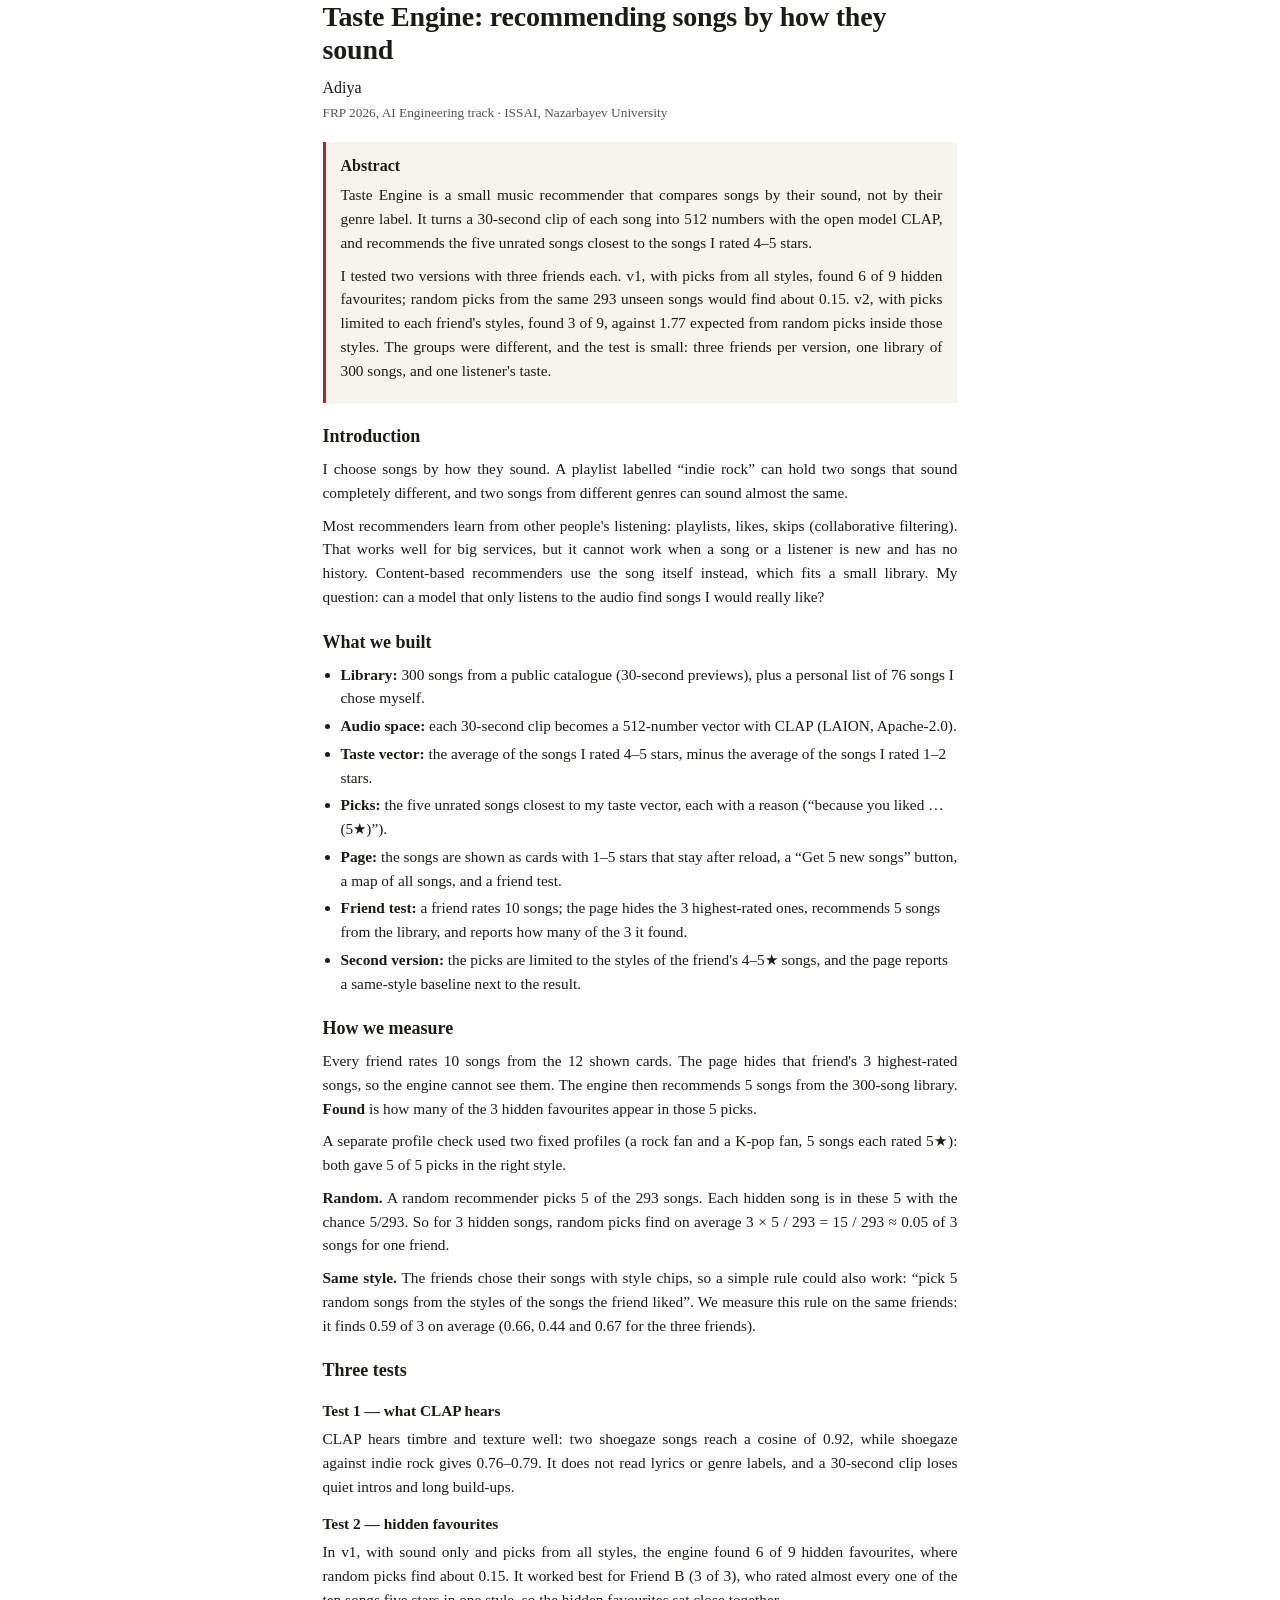
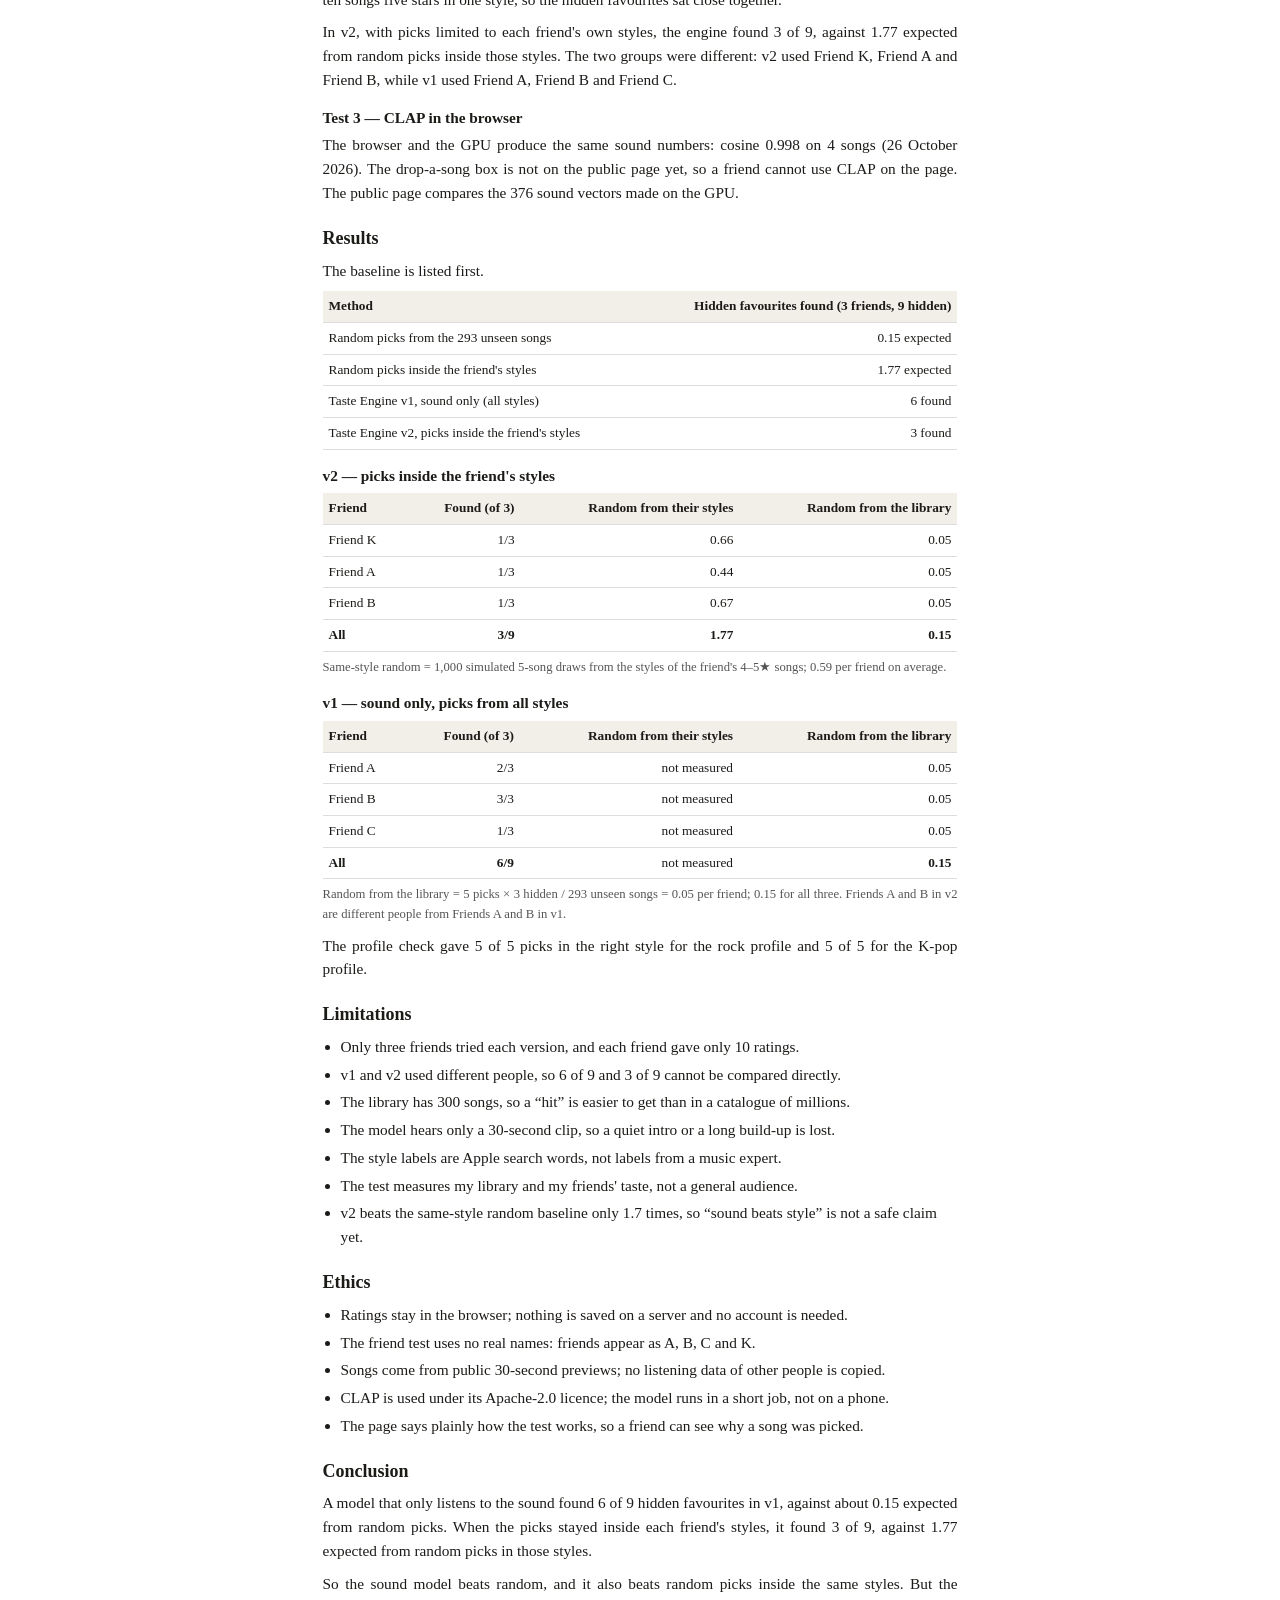
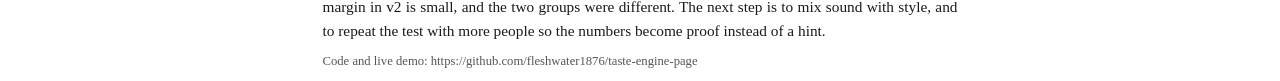
<file: paper.html>
<!doctype html>
<html lang="en">
<head>
<meta charset="utf-8">
<title>Taste Engine: recommending songs by how they sound</title>
<style>
  @page { size: A4; margin: 18mm 18mm 16mm; }
  * { box-sizing: border-box; }
  body { margin: 0; color: #1d1b18; background: #fff; font: 11.5pt/1.55 Georgia, "Times New Roman", serif; }
  main { max-width: 168mm; margin: 0 auto; }
  h1 { font-size: 21pt; line-height: 1.18; margin: 0 0 10px; letter-spacing: -.2px; }
  .author { font-size: 12pt; margin: 0; }
  .aff { color: #555; font-size: 10pt; margin: 2px 0 18px; }
  h2 { font-size: 13.5pt; margin: 20px 0 6px; }
  h3 { font-size: 11.5pt; margin: 14px 0 4px; }
  p { margin: 0 0 9px; text-align: justify; }
  .abstract { background: #f6f4ef; border-left: 3px solid #a3283d; padding: 12px 15px; margin: 0 0 18px; }
  .abstract h2 { margin: 0 0 5px; font-size: 12pt; }
  ul { margin: 0 0 10px 18px; padding: 0; }
  li { margin: 0 0 4px; }
  table { width: 100%; border-collapse: collapse; margin: 6px 0 10px; font-size: 10pt; }
  th, td { border-bottom: 1px solid #ddd; padding: 5px 6px; text-align: left; vertical-align: top; }
  th { background: #f2efe9; font-weight: 600; }
  td.num, th.num { text-align: right; }
  .note { color: #555; font-size: 9.5pt; margin-top: -4px; }
  .small { color: #555; font-size: 9.5pt; }
  .page-break { break-before: page; }
  h1, h2, h3 { break-after: avoid; page-break-after: avoid; }
  table, .abstract { break-inside: avoid; page-break-inside: avoid; }
  p, li { orphans: 3; widows: 3; }
  a, .small { overflow-wrap: anywhere; }
  ul.keep { break-inside: avoid; page-break-inside: avoid; }
  @media print { a { color: inherit; text-decoration: none; } h2, h3 { break-after: avoid; } }
</style>
</head>
<body>
<main>
<h1>Taste Engine: recommending songs by how they sound</h1>
<p class="author">Adiya</p>
<p class="aff">FRP 2026, AI Engineering track · ISSAI, Nazarbayev University</p>

<div class="abstract">
<h2>Abstract</h2>
<p>Taste Engine is a small music recommender that compares songs by their sound, not by their genre label. It turns a 30-second clip of each song into 512 numbers with the open model CLAP, and recommends the five unrated songs closest to the songs I rated 4–5 stars.</p>
<p>I tested two versions with three friends each. v1, with picks from all styles, found 6 of 9 hidden favourites; random picks from the same 293 unseen songs would find about 0.15. v2, with picks limited to each friend's styles, found 3 of 9, against 1.77 expected from random picks inside those styles. The groups were different, and the test is small: three friends per version, one library of 300 songs, and one listener's taste.</p>
</div>

<h2>Introduction</h2>
<p>I choose songs by how they sound. A playlist labelled “indie rock” can hold two songs that sound completely different, and two songs from different genres can sound almost the same.</p>
<p>Most recommenders learn from other people's listening: playlists, likes, skips (collaborative filtering). That works well for big services, but it cannot work when a song or a listener is new and has no history. Content-based recommenders use the song itself instead, which fits a small library. My question: can a model that only listens to the audio find songs I would really like?</p>

<h2>What we built</h2>
<ul>
  <li><strong>Library:</strong> 300 songs from a public catalogue (30-second previews), plus a personal list of 76 songs I chose myself.</li>
  <li><strong>Audio space:</strong> each 30-second clip becomes a 512-number vector with CLAP (LAION, Apache-2.0).</li>
  <li><strong>Taste vector:</strong> the average of the songs I rated 4–5 stars, minus the average of the songs I rated 1–2 stars.</li>
  <li><strong>Picks:</strong> the five unrated songs closest to my taste vector, each with a reason (“because you liked … (5★)”).</li>
  <li><strong>Page:</strong> the songs are shown as cards with 1–5 stars that stay after reload, a “Get 5 new songs” button, a map of all songs, and a friend test.</li>
  <li><strong>Friend test:</strong> a friend rates 10 songs; the page hides the 3 highest-rated ones, recommends 5 songs from the library, and reports how many of the 3 it found.</li>
  <li><strong>Second version:</strong> the picks are limited to the styles of the friend's 4–5★ songs, and the page reports a same-style baseline next to the result.</li>
</ul>

<h2>How we measure</h2>
<p>Every friend rates 10 songs from the 12 shown cards. The page hides that friend's 3 highest-rated songs, so the engine cannot see them. The engine then recommends 5 songs from the 300-song library. <strong>Found</strong> is how many of the 3 hidden favourites appear in those 5 picks.</p>
<p>A separate profile check used two fixed profiles (a rock fan and a K-pop fan, 5 songs each rated 5★): both gave 5 of 5 picks in the right style.</p>
<p><strong>Random.</strong> A random recommender picks 5 of the 293 songs. Each hidden song is in these 5 with the chance 5/293. So for 3 hidden songs, random picks find on average 3 × 5 / 293 = 15 / 293 ≈ 0.05 of 3 songs for one friend.</p>
<p><strong>Same style.</strong> The friends chose their songs with style chips, so a simple rule could also work: “pick 5 random songs from the styles of the songs the friend liked”. We measure this rule on the same friends: it finds 0.59 of 3 on average (0.66, 0.44 and 0.67 for the three friends).</p>

<h2>Three tests</h2>
<h3>Test 1 — what CLAP hears</h3>
<p>CLAP hears timbre and texture well: two shoegaze songs reach a cosine of 0.92, while shoegaze against indie rock gives 0.76–0.79. It does not read lyrics or genre labels, and a 30-second clip loses quiet intros and long build-ups.</p>

<h3>Test 2 — hidden favourites</h3>
<p>In v1, with sound only and picks from all styles, the engine found 6 of 9 hidden favourites, where random picks find about 0.15. It worked best for Friend B (3 of 3), who rated almost every one of the ten songs five stars in one style, so the hidden favourites sat close together.</p>
<p>In v2, with picks limited to each friend's own styles, the engine found 3 of 9, against 1.77 expected from random picks inside those styles. The two groups were different: v2 used Friend K, Friend A and Friend B, while v1 used Friend A, Friend B and Friend C.</p>

<h3>Test 3 — CLAP in the browser</h3>
<p>The browser and the GPU produce the same sound numbers: cosine 0.998 on 4 songs (26 October 2026). The drop-a-song box is not on the public page yet, so a friend cannot use CLAP on the page. The public page compares the 376 sound vectors made on the GPU.</p>

<h2 style="break-before: page; page-break-before: always;">Results</h2>
<p>The baseline is listed first.</p>
<table>
  <thead><tr><th>Method</th><th class="num">Hidden favourites found (3 friends, 9 hidden)</th></tr></thead>
  <tbody>
    <tr><td>Random picks from the 293 unseen songs</td><td class="num">0.15 expected</td></tr>
    <tr><td>Random picks inside the friend's styles</td><td class="num">1.77 expected</td></tr>
    <tr><td>Taste Engine v1, sound only (all styles)</td><td class="num">6 found</td></tr>
    <tr><td>Taste Engine v2, picks inside the friend's styles</td><td class="num">3 found</td></tr>
  </tbody>
</table>

<h3>v2 — picks inside the friend's styles</h3>
<table>
  <thead><tr><th>Friend</th><th class="num">Found (of 3)</th><th class="num">Random from their styles</th><th class="num">Random from the library</th></tr></thead>
  <tbody>
    <tr><td>Friend K</td><td class="num">1/3</td><td class="num">0.66</td><td class="num">0.05</td></tr>
    <tr><td>Friend A</td><td class="num">1/3</td><td class="num">0.44</td><td class="num">0.05</td></tr>
    <tr><td>Friend B</td><td class="num">1/3</td><td class="num">0.67</td><td class="num">0.05</td></tr>
    <tr><td><strong>All</strong></td><td class="num"><strong>3/9</strong></td><td class="num"><strong>1.77</strong></td><td class="num"><strong>0.15</strong></td></tr>
  </tbody>
</table>
<p class="note">Same-style random = 1,000 simulated 5-song draws from the styles of the friend's 4–5★ songs; 0.59 per friend on average.</p>

<h3>v1 — sound only, picks from all styles</h3>
<table>
  <thead><tr><th>Friend</th><th class="num">Found (of 3)</th><th class="num">Random from their styles</th><th class="num">Random from the library</th></tr></thead>
  <tbody>
    <tr><td>Friend A</td><td class="num">2/3</td><td class="num">not measured</td><td class="num">0.05</td></tr>
    <tr><td>Friend B</td><td class="num">3/3</td><td class="num">not measured</td><td class="num">0.05</td></tr>
    <tr><td>Friend C</td><td class="num">1/3</td><td class="num">not measured</td><td class="num">0.05</td></tr>
    <tr><td><strong>All</strong></td><td class="num"><strong>6/9</strong></td><td class="num">not measured</td><td class="num"><strong>0.15</strong></td></tr>
  </tbody>
</table>
<p class="note">Random from the library = 5 picks × 3 hidden / 293 unseen songs = 0.05 per friend; 0.15 for all three. Friends A and B in v2 are different people from Friends A and B in v1.</p>

<p>The profile check gave 5 of 5 picks in the right style for the rock profile and 5 of 5 for the K-pop profile.</p>

<h2>Limitations</h2>
<ul class="keep">
  <li>Only three friends tried each version, and each friend gave only 10 ratings.</li>
  <li>v1 and v2 used different people, so 6 of 9 and 3 of 9 cannot be compared directly.</li>
  <li>The library has 300 songs, so a “hit” is easier to get than in a catalogue of millions.</li>
  <li>The model hears only a 30-second clip, so a quiet intro or a long build-up is lost.</li>
  <li>The style labels are Apple search words, not labels from a music expert.</li>
  <li>The test measures my library and my friends' taste, not a general audience.</li>
  <li>v2 beats the same-style random baseline only 1.7 times, so “sound beats style” is not a safe claim yet.</li>
</ul>

<h2>Ethics</h2>
<ul>
  <li>Ratings stay in the browser; nothing is saved on a server and no account is needed.</li>
  <li>The friend test uses no real names: friends appear as A, B, C and K.</li>
  <li>Songs come from public 30-second previews; no listening data of other people is copied.</li>
  <li>CLAP is used under its Apache-2.0 licence; the model runs in a short job, not on a phone.</li>
  <li>The page says plainly how the test works, so a friend can see why a song was picked.</li>
</ul>

<h2>Conclusion</h2>
<p>A model that only listens to the sound found 6 of 9 hidden favourites in v1, against about 0.15 expected from random picks. When the picks stayed inside each friend's styles, it found 3 of 9, against 1.77 expected from random picks in those styles.</p>
<p>So the sound model beats random, and it also beats random picks inside the same styles. But the margin in v2 is small, and the two groups were different. The next step is to mix sound with style, and to repeat the test with more people so the numbers become proof instead of a hint.</p>

<p class="small">Code and live demo: https://github.com/fleshwater1876/taste-engine-page</p>
</main>
</body>
</html>
</file>
<file: style.css>
/* Project page style (FRP 2026). Colors: change --accent and --key to your taste. */
:root {
  --ink: #1f2a37; --text: #3d4a5c; --muted: #6b7686; --line: #e3e7ee; --band: #f6f8fb;
  --accent: #A3283D; --link: #2f5bd3; --key: #1f8a7a; --pill: #1f2a37; --hint: #b0882f;
}
* { box-sizing: border-box; }
html { scroll-behavior: smooth; }
body { margin: 0; font: 16px/1.65 Inter, system-ui, -apple-system, "Segoe UI", Roboto, sans-serif; color: var(--text); background: #fff; }
a { color: var(--link); text-decoration: none; }
img { max-width: 100%; display: block; }
.wrap { max-width: 1060px; margin: 0 auto; padding: 0 20px; }
.narrow { max-width: 780px; margin: 0 auto; padding: 0 20px; }
section { padding: 72px 0; scroll-margin-top: 54px; }
.band { background: var(--band); }
h1, h2, h3, h4 { color: var(--ink); margin: 0; }
h2 { font-size: clamp(24px, 3.2vw, 32px); font-weight: 700; text-align: center; letter-spacing: -.01em; margin-bottom: 10px; }
.narrow h2 { text-align: center; margin-bottom: 22px; }
.lead { text-align: center; color: var(--muted); font-size: 17px; max-width: 700px; margin: 0 auto 34px; }
.note { text-align: center; color: var(--muted); font-size: 13px; margin: 18px auto 0; max-width: 760px; }
.hint { color: var(--hint); font-size: 12.5px; text-align: center; font-style: italic; }

/* top bar */
.top { border-bottom: 1px solid var(--line); background: #fff; }
.top-in { display: flex; align-items: center; justify-content: space-between; height: 56px; }
.brand { color: var(--ink); font-weight: 700; }
.top-links a { color: var(--muted); margin-left: 22px; font-size: 14px; }

/* hero */
.hero { text-align: center; padding-top: 44px; padding-bottom: 36px; }
.eyebrow { font-size: 12px; letter-spacing: .14em; text-transform: uppercase; color: var(--muted); font-weight: 600; }
.eyebrow span { margin: 0 8px; opacity: .5; }
.hero h1 { font-size: clamp(34px, 6vw, 56px); font-weight: 800; letter-spacing: -.02em; margin: 14px 0 6px; }
.subtitle { font-size: clamp(20px, 3vw, 30px); font-weight: 600; color: var(--ink); max-width: 860px; margin: 0 auto 18px; line-height: 1.3; }
.authors { font-size: 17px; margin: 0; } .aff { color: var(--muted); font-size: 14.5px; margin: 4px 0 0; }
.buttons { display: flex; flex-wrap: wrap; gap: 10px; justify-content: center; margin: 24px 0 18px; }
.buttons.center { margin-top: 30px; }
.pill { background: var(--pill); color: #fff; padding: 9px 18px; border-radius: 999px; font-weight: 600; font-size: 14.5px; }
.pill.light { background: #eef1f5; color: var(--ink); }
.pill:hover { opacity: .88; }
.tagline { color: var(--muted); font-size: 17px; margin: 6px 0 26px; }
figure { margin: 0; }
.teaser img, .wide img { width: 100%; border-radius: 14px; border: 1px solid var(--line); }
figcaption { color: var(--muted); font-size: 14px; margin: 14px auto 0; max-width: 820px; text-align: center; }
.stats { display: grid; grid-template-columns: repeat(4, 1fr); margin: 38px auto 6px; max-width: 900px; border-top: 1px solid var(--line); border-bottom: 1px solid var(--line); }
.stats div { padding: 18px 10px; border-left: 1px solid var(--line); }
.stats div:first-child { border-left: 0; }
.stats b { display: block; font-size: 30px; font-weight: 700; color: var(--ink); }
.stats span { font-size: 13px; color: var(--muted); }

/* sticky section menu */
.tabs { position: sticky; top: 0; z-index: 5; background: rgba(255,255,255,.96); border-bottom: 1px solid var(--line); backdrop-filter: blur(6px); }
.tabs-in { display: flex; justify-content: center; gap: 4px; overflow-x: auto; scrollbar-width: none; }
.tabs a { color: var(--muted); font-size: 14px; padding: 14px 12px; white-space: nowrap; border-bottom: 2px solid transparent; }
.tabs a.on { color: var(--link); border-bottom-color: var(--link); }

/* numbered columns */
.cols3 { display: grid; grid-template-columns: repeat(3, 1fr); gap: 26px; margin-top: 40px; }
.col { border-top: 1px solid var(--line); padding-top: 16px; }
.num { color: var(--link); font-size: 12px; font-weight: 700; letter-spacing: .06em; }
.col h3 { font-size: 18px; margin: 6px 0 6px; }
.col p { margin: 0; color: var(--text); font-size: 15px; }

/* letter-icon cards */
.grid2 { display: grid; grid-template-columns: 1fr 1fr; gap: 0 40px; max-width: 900px; margin: 0 auto; }
.cat { display: grid; grid-template-columns: 34px 1fr auto; gap: 14px; align-items: start; padding: 18px 0; border-top: 1px solid var(--line); }
.ic { width: 30px; height: 30px; border-radius: 8px; background: #e8eefc; color: var(--link); display: grid; place-items: center; font-weight: 700; font-size: 13px; }
.cat h4 { font-size: 16px; } .cat p { margin: 2px 0 0; color: var(--muted); font-size: 14px; }
.cat em { font-style: normal; color: var(--muted); font-size: 13px; white-space: nowrap; }

/* results */
.keys { display: grid; grid-template-columns: repeat(3, 1fr); max-width: 900px; margin: 0 auto 40px; border-top: 1px solid var(--line); border-bottom: 1px solid var(--line); }
.keys div { text-align: center; padding: 24px 12px; }
.keys b { display: block; font-size: 38px; font-weight: 700; color: var(--key); }
.keys span { color: var(--text); font-size: 14px; }
.chart { max-width: 820px; margin: 0 auto 36px; background: #fff; border: 1px solid var(--line); border-radius: 14px; padding: 22px 26px; }
.chart-title { font-weight: 600; color: var(--ink); margin-bottom: 14px; }
.bar-row { display: grid; grid-template-columns: 220px 1fr 46px; gap: 14px; align-items: center; margin: 10px 0; font-size: 14.5px; }
.bar-track { background: #eef1f5; border-radius: 6px; height: 26px; overflow: hidden; }
.bar { display: block; height: 100%; border-radius: 6px; }
.bar-val { font-weight: 700; color: var(--ink); text-align: right; }
.tablewrap { max-width: 900px; margin: 0 auto; overflow-x: auto; }
.table-cap { color: var(--muted); font-size: 13px; margin-bottom: 8px; }
table { width: 100%; border-collapse: collapse; background: #fff; font-size: 14.5px; }
th { text-align: left; color: var(--ink); font-size: 13px; padding: 12px 14px; background: #eef1f5; }
td { padding: 12px 14px; border-bottom: 1px solid var(--line); }
td.x { font-weight: 700; color: var(--key); } tr.total td { font-weight: 700; }

/* examples */
.case-tabs { display: flex; flex-wrap: wrap; gap: 8px; justify-content: center; margin-bottom: 18px; }
.case-tabs button { font: 500 14px Inter, sans-serif; border: 1px solid var(--line); background: #fff; color: var(--text); border-radius: 8px; padding: 9px 14px; cursor: pointer; }
.case-tabs button.on { background: var(--pill); color: #fff; border-color: var(--pill); }
.case { max-width: 900px; margin: 0 auto; border: 1px solid var(--line); border-radius: 16px; padding: 30px; background: #fff; }
.case-panel { display: none; text-align: center; } .case-panel.on { display: block; }
.case-panel h3 { font-size: 22px; } .case-panel p { color: var(--muted); max-width: 640px; margin: 8px auto 18px; }
.case-panel img { margin: 0 auto; border-radius: 10px; border: 1px solid var(--line); }
.demo-box { max-width: 900px; margin: 26px auto 0; display: flex; gap: 20px; align-items: center; justify-content: space-between; background: var(--band); border-radius: 14px; padding: 20px 26px; }
.demo-box h3 { font-size: 18px; } .demo-box p { margin: 4px 0 0; color: var(--muted); font-size: 14.5px; }

/* BibTeX */
.bib-head { display: flex; justify-content: space-between; align-items: center; margin-bottom: 14px; }
.bib-head h2 { text-align: left; margin: 0; }
#copy { font: 500 13px Inter, sans-serif; border: 1px solid var(--line); background: #fff; border-radius: 8px; padding: 7px 12px; cursor: pointer; }
pre { background: #eceff4; border-radius: 10px; padding: 18px 20px; font: 13.5px/1.6 ui-monospace, Menlo, Consolas, monospace; color: var(--ink); overflow-x: auto; margin: 0; }

footer { text-align: center; padding: 40px 20px 50px; border-top: 1px solid var(--line); }
footer b { color: var(--ink); } footer p { margin: 6px 0 0; color: var(--muted); font-size: 14px; }
footer .small { font-size: 12px; margin-top: 14px; }

/* phone */
@media (max-width: 760px) {
  section { padding: 52px 0; }
  .stats { grid-template-columns: 1fr 1fr; } .stats div:nth-child(3) { border-left: 0; }
  .stats div:nth-child(n+3) { border-top: 1px solid var(--line); }
  .cols3, .grid2, .keys { grid-template-columns: 1fr; }
  .keys div + div { border-top: 1px solid var(--line); }
  .bar-row { grid-template-columns: 1fr 40px; } .bar-label { grid-column: 1 / -1; margin-bottom: -6px; }
  .bar-track { grid-column: 1; }
  .demo-box { flex-direction: column; align-items: flex-start; }
  .top-links a { margin-left: 14px; }
  .tabs-in { justify-content: flex-start; }
  .case { padding: 20px; }
}
</file>
